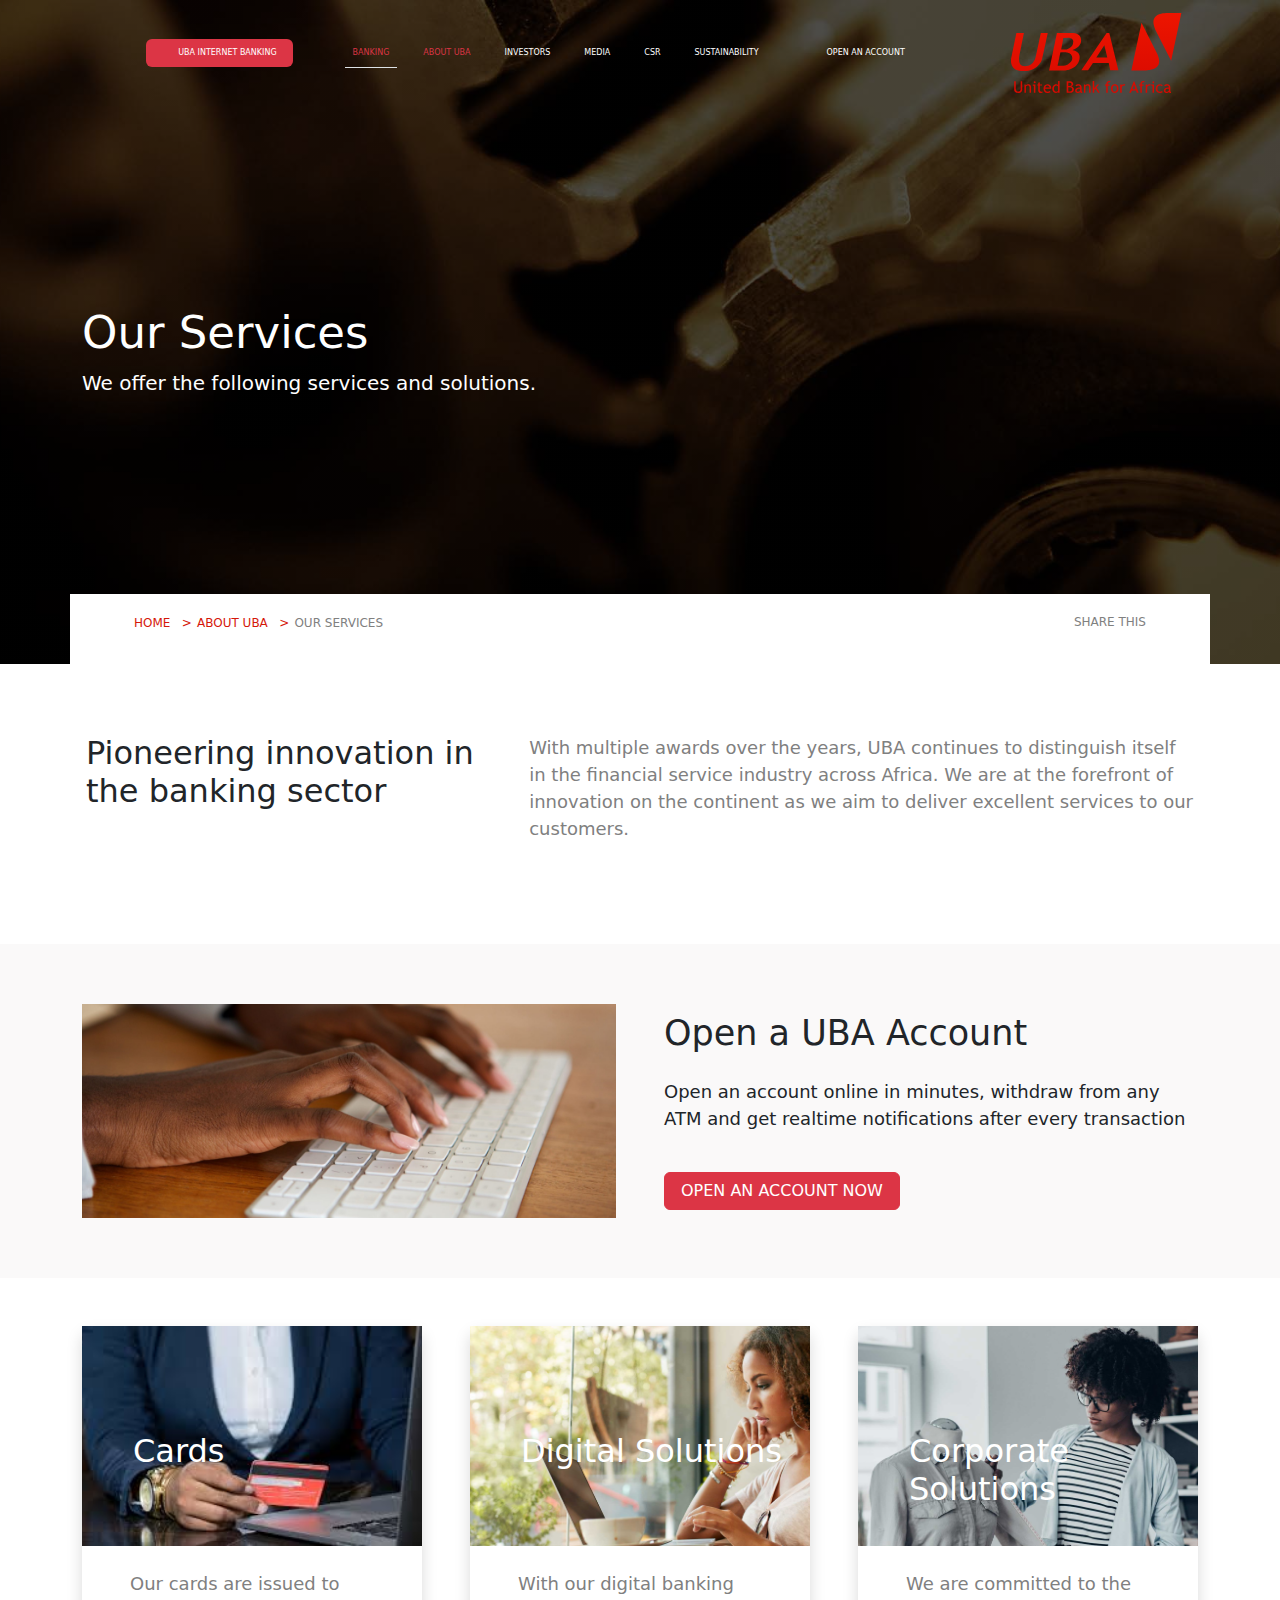
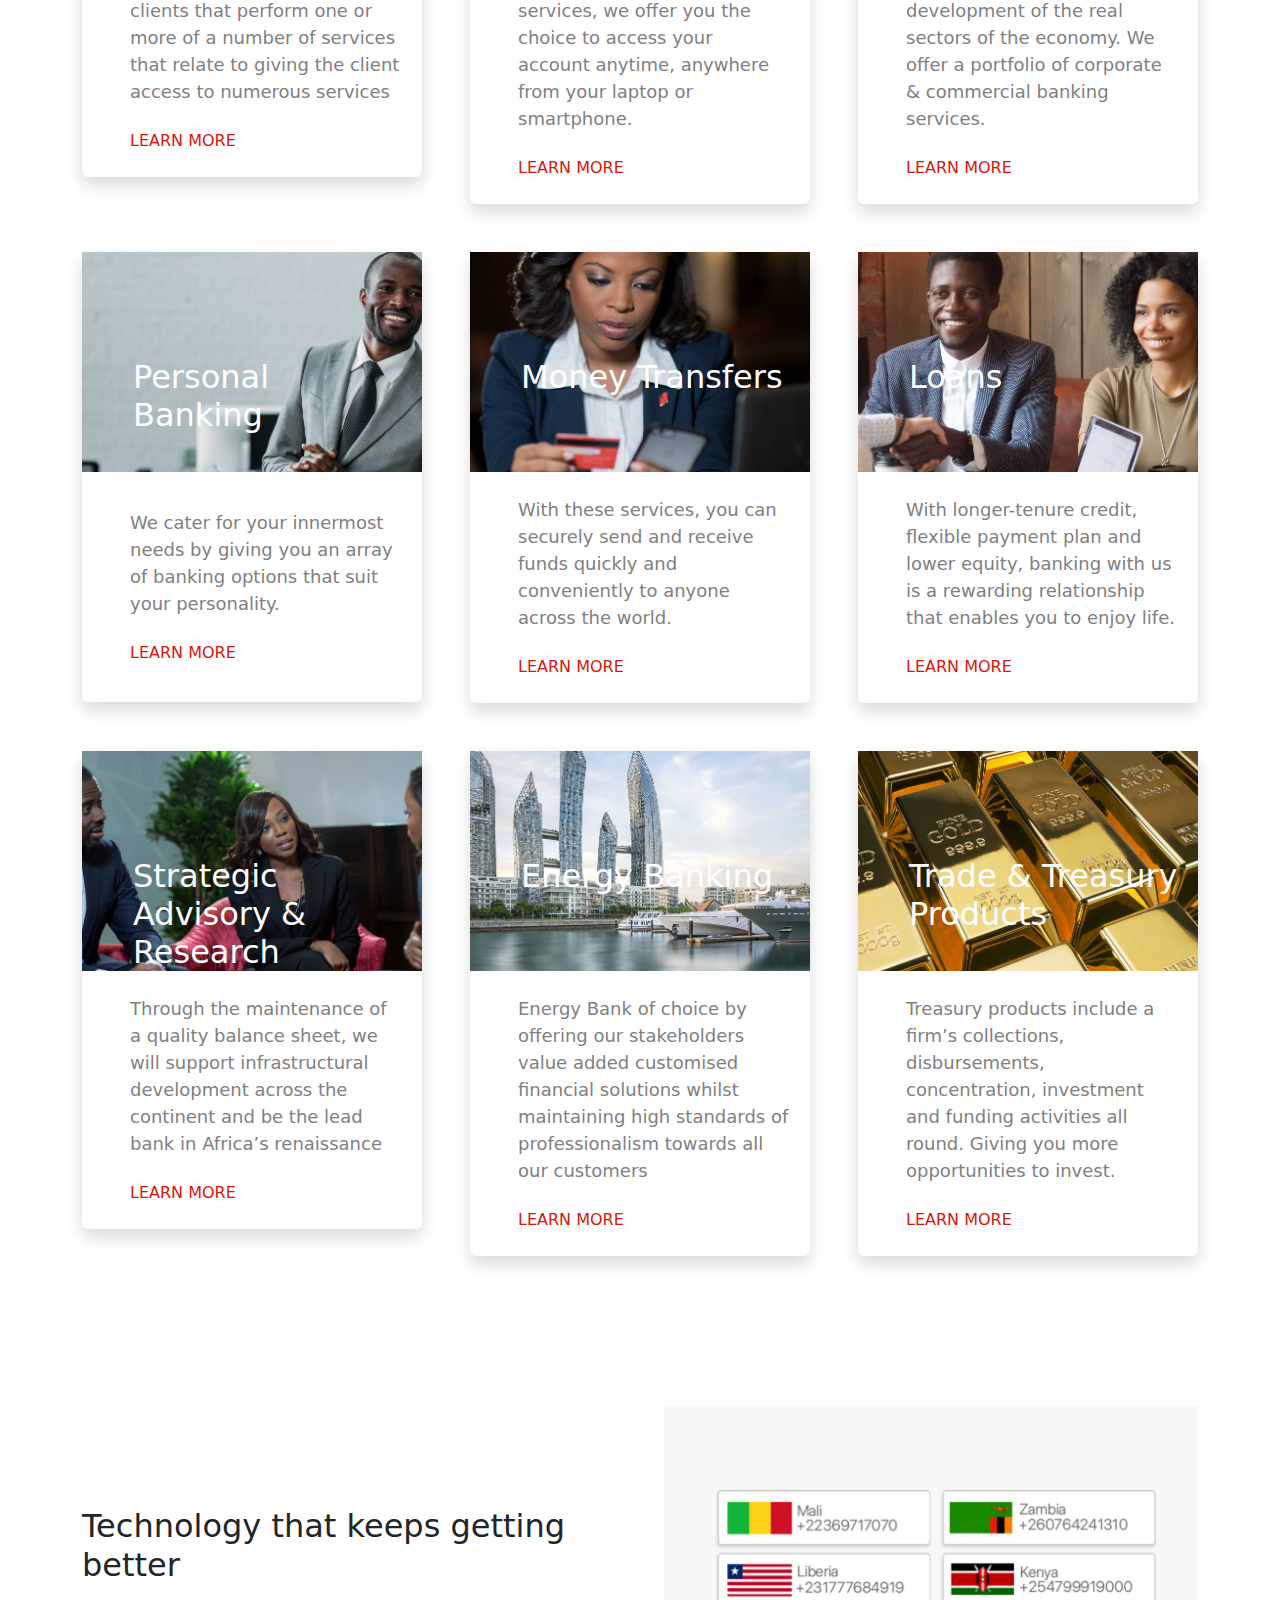
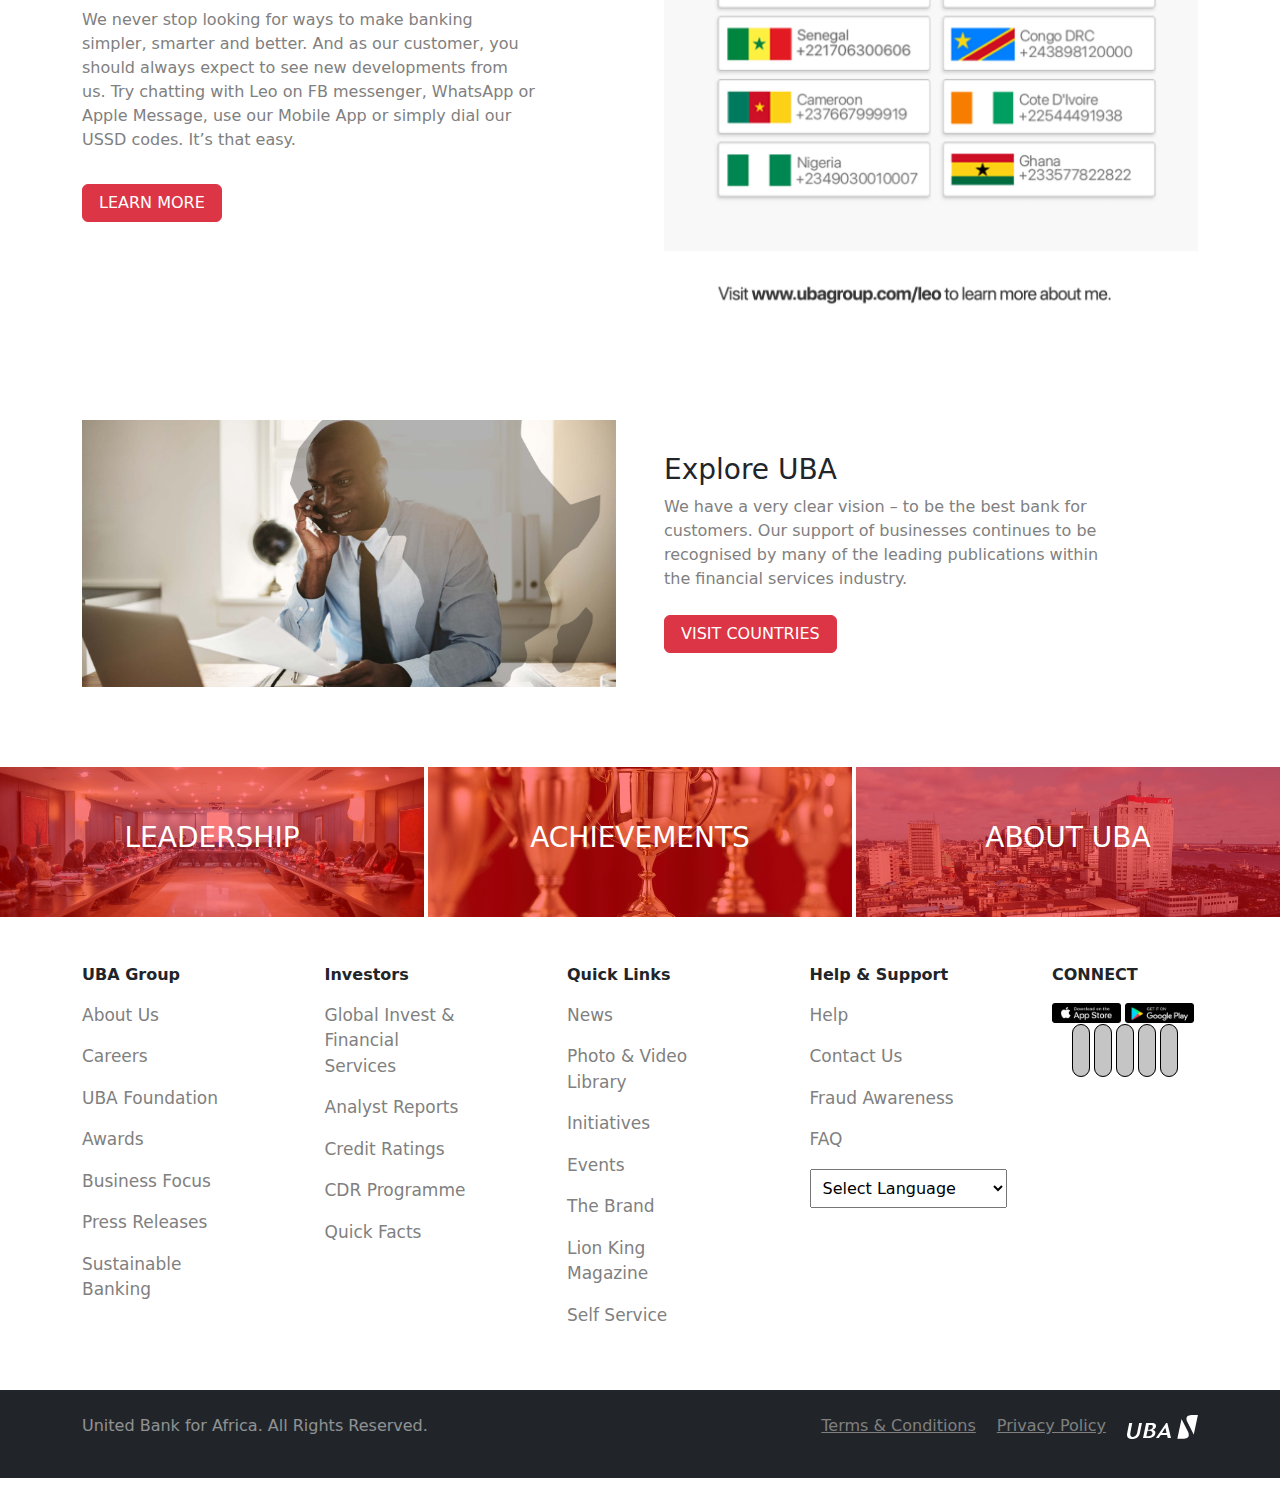
<file: index.html>
<html lang="en">

<head>
    <meta charset="UTF-8">
    <meta name="viewport" content="width=device-width, initial-scale=1.0">
    <title>UBA BANK</title>
    <!-- <script src="./splide-4.1.3/splide-4.1.3/dist/js/splide.min.js"></script> -->
    <link rel="stylesheet" href="./bootsrap/css/bootstrap.min.css">
    <script src="./bootsrap/js/bootstrap.bundle.js"></script>
    <link rel="stylesheet" href="./uba.css">
    <link rel="stylesheet" href="https://cdnjs.cloudflare.com/ajax/libs/font-awesome/6.4.2/css/all.min.css" integrity="sha512-z3gLpd7yknf1YoNbCzqRKc4qyor8gaKU1qmn+CShxbuBusANI9QpRohGBreCFkKxLhei6S9CQXFEbbKuqLg0DA==" crossorigin="anonymous" referrerpolicy="no-referrer"
    />
    <!-- <link rel="stylesheet" href="./splide-4.1.3/splide-4.1.3/dist/css/splide.min.css"> -->


</head>

<body>
    <div class="banner-overlay">
        <div id="bg-banner" class="">
            <nav class="navbar navbar-expand-lg bg-transparent ">
                <div class="container">

                    <button class="navbar-toggler" type="button" data-bs-toggle="collapse" data-bs-target="#navbarSupportedContent" aria-controls="navbarSupportedContent" aria-expanded="false" aria-label="Toggle navigation">
            <span class="navbar-toggler-icon"></span>
            
          </button>

                    <div class="collapse navbar-collapse" id="navbarSupportedContent">

                        <ul class="navbar-nav mx-auto mb-2 mb-lg-0 d-flex align-items-center " style="gap: 18px;">
                            <li class="nav-item">
                                <a class="nav-link   bg-danger text-white px-3 py-2 border-danger rounded-2 " aria-current="page" href="#"> <i class="fa-solid fa-lock p-2" style="color: #ffffff;"></i> UBA INTERNET BANKING</a>
                            </li>
                            <li class="nav-item">
                                <a class="nav-link img-hover " href="index2.html"><i class="fa-sharp fa-solid fa-house" style="color: #ffffff;"></i></a>
                            </li>
                            <li class="nav-item">
                                <a class="nav-link text-danger banking border-bottom" href="./index.html">BANKING</a>
                                <div class="container p-2 bg-white  hover-container position-absolute ">
                                    <div class="row">
                                        <div class="col-3 bank-close-text">
                                            <h6 class=" p-2 ">
                                                <a href="" class="text-decoration-none bank-close-text-link ">Personal Banking</a>
                                            </h6>
                                            <h6 class=" p-2">
                                                <a href="" class="text-decoration-none ">Corporate Banking</a>
                                            </h6>
                                            <h6 class=" p-2">
                                                <a href="" class="text-decoration-none ">Digital Banking</a>
                                            </h6>
                                            <h6 class=" p-2">
                                                <a href="" class="text-decoration-none ">Energy Banking</a>
                                            </h6>
                                            <h6 class="p-2">
                                                <a href="" class="text-decoration-none ">SME Banking</a>
                                            </h6>
                                        </div>
                                        <div class="col-9 ">
                                            <div class="row">
                                                <div class="col-6 bank-close-text-2">
                                                    <div class="bank-close-text-hide ">
                                                        <h4>Personal Banking</h4>
                                                        <p class="fs-4">Banking made easier through innovation</p>
                                                    </div>
                                                </div>
                                                <div class="col-6">
                                                    <div class="bank-close">
                                                        <img src="./images/This-Bank-Never-Close.jpg" alt="">
                                                    </div>
                                                </div>
                                            </div>


                                        </div>
                                    </div>
                                </div>
                            </li>

                            <li class="nav-item">
                                <a class="nav-link nav-hover text-danger " href="#">ABOUT UBA</a>
                                <div class="container p-2 bg-white  hover-container position-absolute ">
                                    <div class="row">
                                        <div class="col-3 bank-close-text">
                                            <h6 class=" p-2 ">
                                                <a href="" class="text-decoration-none bank-close-text-link ">About Uba</a>
                                            </h6>
                                            <h6 class=" p-2">
                                                <a href="" class="text-decoration-none ">History</a>
                                            </h6>
                                            <h6 class=" p-2">
                                                <a href="" class="text-decoration-none ">Leadership</a>
                                            </h6>
                                            <h6 class=" p-2">
                                                <a href="" class="text-decoration-none ">Business Focus</a>
                                            </h6>
                                            <h6 class="p-2">
                                                <a href="" class="text-decoration-none ">Awards & Achievements</a>
                                            </h6>
                                            <h6 class="p-2">
                                                <a href="" class="text-decoration-none ">Strength & Aliances</a>
                                            </h6>
                                            <h6 class="p-2">
                                                <a href="" class="text-decoration-none ">service Charter</a>
                                            </h6>
                                            <h6 class="p-2">
                                                <a href="" class="text-decoration-none ">Careers</a>
                                            </h6>
                                            <h6 class="p-2">
                                                <a href="" class="text-decoration-none dropdown-item">Our Services</a>
                                            </h6>
                                            <h6 class="p-2">
                                                <a href="" class="text-decoration-none ">Alumni</a>
                                            </h6>
                                        </div>
                                        <div class="col-9 ">
                                            <div class="row">
                                                <div class="col-6 bank-close-text-2">
                                                    <div class="bank-close-text-hide">
                                                        <h4>ABOUT UBA</h4>
                                                        <p class="fs-5">United Bank For Africa (UBA) PLC is a leading pan-Afican financial services institution with a global footprint.</p>
                                                    </div>
                                                </div>
                                                <div class="col-6">
                                                    <div class="bank-close">
                                                        <img src="./images/aboutuba.jpg" alt="">
                                                    </div>
                                                </div>
                                            </div>


                                        </div>
                                    </div>
                                </div>
                            </li>
                            <li class="nav-item">
                                <a class="nav-link nav-hover " href="#">INVESTORS</a>
                                <div class="container p-2 bg-white  hover-container position-absolute ">
                                    <div class="row">
                                        <div class="col-3 bank-close-text">
                                            <h6 class=" p-2 ">
                                                <a href="" class="text-decoration-none bank-close-text-link ">Investors</a>
                                            </h6>
                                            <h6 class=" p-2">
                                                <a href="" class="text-decoration-none ">Global Investor Services</a>
                                            </h6>
                                            <h6 class=" p-2">
                                                <a href="" class="text-decoration-none ">Investor Information</a>
                                            </h6>
                                            <h6 class=" p-2">
                                                <a href="" class="text-decoration-none ">Financial Results</a>
                                            </h6>
                                            <h6 class="p-2">
                                                <a href="" class="text-decoration-none ">CEO's Overview</a>
                                            </h6>
                                            <h6 class="p-2">
                                                <a href="" class="text-decoration-none ">Credit Ratings</a>
                                            </h6>
                                            <h6 class="p-2">
                                                <a href="" class="text-decoration-none ">GDR Programme</a>
                                            </h6>
                                            <h6 class="p-2">
                                                <a href="" class="text-decoration-none ">Quick Facts</a>
                                            </h6>

                                        </div>
                                        <div class="col-9 ">
                                            <div class="row">
                                                <div class="col-6 bank-close-text-2">
                                                    <div class="bank-close-text-hide">
                                                        <h4>Investors</h4>
                                                        <p class="fs-5">Our financial reports, share information, analyst reports, credit ratings, etc. are available here.</p>
                                                    </div>
                                                </div>
                                                <div class="col-6">
                                                    <div class="bank-close">
                                                        <img src="./images/investors.jpg" alt="">
                                                    </div>
                                                </div>
                                            </div>


                                        </div>
                                    </div>
                                </div>
                            </li>
                            <li class="nav-item">
                                <a class="nav-link nav-hover" href="#">MEDIA</a>
                                <div class="container p-2 bg-white  hover-container position-absolute ">
                                    <div class="row">
                                        <div class="col-3 bank-close-text">
                                            <h6 class=" p-2 ">
                                                <a href="" class="text-decoration-none bank-close-text-link ">News</a>
                                            </h6>
                                            <h6 class=" p-2">
                                                <a href="" class="text-decoration-none ">Photo & Video Library</a>
                                            </h6>
                                            <h6 class=" p-2">
                                                <a href="" class="text-decoration-none ">Blog</a>
                                            </h6>
                                            <h6 class=" p-2">
                                                <a href="" class="text-decoration-none ">Press Releases</a>
                                            </h6>
                                            <h6 class="p-2">
                                                <a href="" class="text-decoration-none ">Events</a>
                                            </h6>
                                            <h6 class="p-2">
                                                <a href="" class="text-decoration-none ">Lion King Magazine</a>
                                            </h6>


                                        </div>
                                        <div class="col-9 ">
                                            <div class="row">
                                                <div class="col-6 bank-close-text-2">
                                                    <div class="bank-close-text-hide">
                                                        <h4>MEDIA</h4>
                                                        <p class="fs-5">Find news, media mentions, and press related materials here.

                                                        </p>
                                                    </div>
                                                </div>
                                                <div class="col-6">
                                                    <div class="bank-close">
                                                        <img src="./images/media.jpg" alt="">
                                                    </div>
                                                </div>
                                            </div>


                                        </div>
                                    </div>
                            </li>
                            <li class="nav-item">
                                <a class="nav-link nav-hover" href="#">CSR</a>
                                <div class="container p-2 bg-white  hover-container position-absolute ">
                                    <div class="row">
                                        <div class="col-3 bank-close-text">
                                            <h6 class=" p-2 ">
                                                <a href="" class="text-decoration-none bank-close-text-link ">UBA Foundation</a>
                                            </h6>
                                            <h6 class=" p-2">
                                                <a href="" class="text-decoration-none ">Education</a>
                                            </h6>
                                            <h6 class=" p-2">
                                                <a href="" class="text-decoration-none ">Empowerment</a>
                                            </h6>
                                            <h6 class=" p-2">
                                                <a href="" class="text-decoration-none ">Environment</a>
                                            </h6>
                                            <h6 class="p-2">
                                                <a href="" class="text-decoration-none ">Special Projects</a>
                                            </h6>

                                        </div>
                                        <div class="col-9 ">
                                            <div class="row">
                                                <div class="col-6 bank-close-text-2">
                                                    <div class="bank-close-text-hide">
                                                        <h4>UBA Foundation</h4>
                                                        <p class="fs-5">United Bank for Africa (UBA) PLC, Africa’s global bank, is committed to being a socially responsible company and role model for all businesses in Africa.
                                                        </p>
                                                    </div>
                                                </div>
                                                <div class="col-6">
                                                    <div class="bank-close">
                                                        <img src="./images/csr.jpg" alt="">
                                                    </div>
                                                </div>
                                            </div>


                                        </div>
                                    </div>
                            </li>
                            <li class="nav-item">
                                <a class="nav-link nav-hover" href="#">SUSTAINABILITY</a>
                            </li>
                            <li class="nav-item">
                                <a class="nav-link  img-hover " href="#"><i class="fa-solid fa-earth-europe" style="color: #d9d9d9;"></i></a>
                            </li>
                            <li class="nav-item">
                                <a class="nav-link nav-hover " href="#">OPEN AN ACCOUNT</a>
                            </li>
                            <li class="nav-item">
                                <a class="nav-link " href="#"><i class="fa-solid fa-magnifying-glass" style="color: #ffffff;"></i> </a>
                            </li>


                        </ul>

                        </div>

                        <a class="navbar-brand " href="#"><img src="./images/UBA-Logo.svg" alt=""></a>

                        </div>

            </nav>

            <div class="container banner-text ">

                <h1 class="text-white mb-2 banner-text-h1 "> Our Services</h1>
                <p class="text-white "> We offer the following services and solutions.</p>
            </div>
            </div>
            </div>

            <div class="container bg-white pioneer-container position-relative p-3 w-100 ">

                <div class="row align-items-center px-lg-5">
                    <div class=" col-12 col-lg-6">
                        <div class="">
                            <a href="" style="color: #d51709;">HOME &nbsp ></a>
                            <a href="" style="color: #d51709;">ABOUT UBA &nbsp ></a>
                            <span class="pioneer-span gray">OUR SERVICES</span>
                        </div>
                    </div>
                    <div class=" col-12 col-lg-6">
                        <div class="text-end  w-100">
                            <a href="" class="gray"><i class="fa-solid fa-share-nodes" style="color: gray;"></i> &nbsp; SHARE THIS</a>
                        </div>
                    </div>
                </div>
                <div class="second-pioneer d-flex flex-wrap justify-content-between ">
                    <h2 class="pioneer-h ">Pioneering innovation in the banking sector</h2>
                    <p class="pioneer-p">With multiple awards over the years, UBA continues to distinguish itself in the financial service industry across Africa. We are at the forefront of innovation on the continent as we aim to deliver excellent services to our customers.</p>
                </div>

            </div>
            <div class="open-container mb-5">
                <div class="container  ">
                    <div class="row align-items-center g-5">
                        <div class="col-lg-6">
                            <div class="open-img">
                                <img src="./images/uba-group-open-account.jpg" alt="">
                            </div>
                        </div>
                        <div class="col-lg-6">
                            <h1 class="mb-4 open-h">Open a UBA Account</h1>
                            <p class="open-p">Open an account online in minutes, withdraw from any ATM and get realtime notifications after every transaction</p>
                            <button class="btn btn-danger px-3 mt-4 fs-6"><a href="" class="text-decoration-none text-white">OPEN AN ACCOUNT NOW</a></button>
                        </div>
                    </div>

                </div>
            </div>



            <div class="container card-container my-4">
                <div class="row g-5 ">
                    <div class="col-lg-4 col-12">
                        <div class="card border border-0 shadow ">
                            <img src="./images/images.jpg" alt="...">

                            <a href="">
                                <div class="card-img-overlay set-1">
                                    <h2 class="card-title  "> Cards</h2>
                                </div>
                            </a>
                            <div class="card-below">
                                <p class="card-paragraph ms-5 my-4">Our cards are issued to clients that perform one or more of a number of services that relate to giving the client access to numerous services</p>
                                <div class="mb-4"> <a href="" class="ms-5 text-decoration-none card-link ">LEARN MORE</a></div>

                            </div>
                        </div>
                    </div>
                    <div class="col-lg-4 col-12">
                        <div class="card border border-0 shadow ">
                            <img src="./images/UBA-Accounts.jpg" alt="...">


                            <a href="">
                                <div class="card-img-overlay set-1">
                                    <h2 class="card-title  "> Digital Solutions</h2>
                                </div>
                            </a>
                            </a>
                            <div class="card-below">
                                <p class="card-paragraph ms-5 my-4">With our digital banking services, we offer you the choice to access your account anytime, anywhere from your laptop or smartphone.</p>
                                <div class="mb-4"> <a href="" class="ms-5 text-decoration-none card-link ">LEARN MORE</a></div>

                            </div>
                        </div>
                    </div>
                    <div class="col-lg-4 col-12">
                        <div class="card border border-0 shadow ">
                            <img src="./images/UBA-Nigeria-Business.jpg" alt="...">

                            <a href="">
                                <div class="card-img-overlay set-1">
                                    <h2 class="card-title  "> Corporate Solutions</h2>
                                </div>
                            </a>
                            <div class="card-below">
                                <p class="card-paragraph ms-5 my-4">We are committed to the development of the real sectors of the economy. We offer a portfolio of corporate & commercial banking services.</p>
                                <div class="mb-4"> <a href="" class="ms-5 text-decoration-none card-link ">LEARN MORE</a></div>

                            </div>
                        </div>
                    </div>
                    <div class="col-lg-4 col-12">
                        <div class="card border border-0 shadow ">
                            <img src="./images/UBA-Personal-Banking.jpg" alt="...">

                            <a href="">
                                <div class="card-img-overlay set-1">
                                    <h2 class="card-title  "> Personal Banking</h2>
                                </div>
                            </a>
                            <div class="card-belows">
                                <p class="card-paragraph ms-5 my-4">We cater for your innermost needs by giving you an array of banking options that suit your personality.</p>
                                <div class="mb-4"> <a href="" class="ms-5 text-decoration-none card-link ">LEARN MORE</a></div>

                            </div>
                        </div>
                    </div>
                    <div class="col-lg-4 col-12">
                        <div class="card border border-0 shadow ">
                            <img src="./images/UBA-Money-Transfer.jpg" alt="...">

                            <a href="">
                                <div class="card-img-overlay set-1">
                                    <h2 class="card-title  "> Money Transfers</h2>
                                </div>
                            </a>
                            <div class="card-below">
                                <p class="card-paragraph ms-5 my-4">With these services, you can securely send and receive funds quickly and conveniently to anyone across the world.</p>
                                <div class="mb-4"> <a href="" class="ms-5 text-decoration-none card-link ">LEARN MORE</a></div>

                            </div>
                        </div>
                    </div>
                    <div class="col-lg-4 col-12">
                        <div class="card border border-0 shadow ">
                            <img src="./images/UBA-Loans-Payments.jpg" alt="...">

                            <a href="">
                                <div class="card-img-overlay set-1">
                                    <h2 class="card-title  "> Loans</h2>
                                </div>
                            </a>
                            <div class="card-below">
                                <p class="card-paragraph ms-5 my-4">With longer-tenure credit, flexible payment plan and lower equity, banking with us is a rewarding relationship that enables you to enjoy life.</p>
                                <div class="mb-4"> <a href="" class="ms-5 text-decoration-none card-link ">LEARN MORE</a></div>

                            </div>
                        </div>
                    </div>
                    <div class="col-lg-4 col-12">
                        <div class="card border border-0 shadow ">
                            <img src="./images/UBA-Current-Account.jpg" alt="...">

                            <a href="">
                                <div class="card-img-overlay set-2">
                                    <h2 class="card-title  "> Strategic Advisory & Research</h2>
                                </div>
                            </a>
                            <div class="card-below">
                                <p class="card-paragraph ms-5 my-4">Through the maintenance of a quality balance sheet, we will support infrastructural development across the continent and be the lead bank in Africa’s renaissance</p>
                                <div class="mb-4"> <a href="" class="ms-5 text-decoration-none card-link ">LEARN MORE</a></div>

                            </div>
                        </div>
                    </div>
                    <div class="col-lg-4 col-12">
                        <div class="card border border-0 shadow ">
                            <img src="./images/UBA-Energy-Banking.jpg" alt="...">

                            <a href="">
                                <div class="card-img-overlay set-2">
                                    <h2 class="card-title  "> Energy Banking</h2>
                                </div>
                            </a>
                            <div class="card-below">
                                <p class="card-paragraph ms-5 my-4">Energy Bank of choice by offering our stakeholders value added customised financial solutions whilst maintaining high standards of professionalism towards all our customers</p>
                                <div class="mb-4"> <a href="" class="ms-5 text-decoration-none card-link ">LEARN MORE</a></div>

                            </div>
                        </div>
                    </div>
                    <div class="col-lg-4 col-12">
                        <div class="card border border-0 shadow ">
                            <img src="./images/UBA-Treasury-Products.jpg" alt="...">

                            <a href="">
                                <div class="card-img-overlay set-2">
                                    <h2 class="card-title  "> Trade & Treasury Products</h2>
                                </div>
                            </a>
                            <div class="card-below">
                                <p class="card-paragraph ms-5 my-4">Treasury products include a firm’s collections, disbursements, concentration, investment and funding activities all round. Giving you more opportunities to invest.</p>
                                <div class="mb-4"> <a href="" class="ms-5 text-decoration-none card-link ">LEARN MORE</a></div>

                            </div>
                        </div>
                    </div>
                </div>
            </div>



            <div class="container splider">
                <div class="row align-items-center g-5">
                    <div class="col-lg-6">
                        <div>
                            <h2 class="splider-h mb-4">Technology that keeps getting better</h2>
                            <p class="splider-p">We never stop looking for ways to make banking simpler, smarter and better. And as our customer, you should always expect to see new developments from us. Try chatting with Leo on FB messenger, WhatsApp or Apple Message, use
                                our Mobile App or simply dial our USSD codes. It’s that easy.
                            </p>
                            <button class="btn btn-danger px-3 my-3 fs-6"><a href="" class="text-decoration-none text-white">LEARN MORE</a></button>
                        </div>
                    </div>
                    <div class="col-lg-6">
                        <div id="carouselExampleInterval" class="carousel slide" data-bs-ride="carousel">
                            <div class="carousel-inner">
                                <div class="carousel-item active" data-bs-interval="4000">
                                    <img src="./images/uba-leo-2-1.png" class="d-block w-100" alt="...">
                                </div>
                                <div class="carousel-item" data-bs-interval="4000">
                                    <img src="./images/uba-leo-3.png" class="d-block w-100" alt="...">
                                </div>
                                <div class="carousel-item" data-bs-interval="4000">
                                    <img src="./images/uba-leo-1-1.png" class="d-block w-100" alt="...">
                                </div>

                            </div>
                            <div class="carousel-indicators">
                                <button type="button" data-bs-target="#carouselExampleInterval" data-bs-slide-to="0" class="active" aria-current="true" aria-label="Slide 1"></button>
                                <button type="button" data-bs-target="#carouselExampleInterval" data-bs-slide-to="1" aria-label="Slide 2"></button>
                                <button type="button" data-bs-target="#carouselExampleInterval" data-bs-slide-to="2" aria-label="Slide 3"></button>

                            </div>
                        </div>

                    </div>

                </div>
            </div>

            <div class="explore-container ">
                <div class="container  ">
                    <div class="row align-items-center g-5">
                        <div class="col-lg-6">
                            <div class="explore-img">
                                <img src="./images/Africas-Global-Bank.jpg" alt="">
                            </div>
                        </div>
                        <div class="col-lg-6">
                            <h3 class="mb-2 explore-h">Explore UBA</h3>
                            <p class="explore-p">We have a very clear vision – to be the best bank for customers. Our support of businesses continues to be recognised by many of the leading publications within the financial services industry.</p>
                            <button class="btn btn-danger px-3 mt-2 fs-6"><a href="" class="text-decoration-none text-white">VISIT COUNTRIES</a></button>
                        </div>
                    </div>

                </div>
            </div>

            <div class=" uba-achievment my-3">
                <div class="row g-1">
                    <div class="col-lg-4 col-12">
                        <div class="leadership-img bg-red-achieve-section d-flex justify-content-center align-items-center flex-column">
                            <h3>
                                <a href="#" class="text-decoration-none text-white">LEADERSHIP</a>
                            </h3>
                            <p>
                                <a href="#" class="fs-5 text-decoration-none text-white border-top">Discover More</a>
                            </p>
                        </div>
                    </div>
                    <div class="col-lg-4 col-12">
                        <div class="achievement-img bg-red-achieve-section d-flex justify-content-center align-items-center flex-column">
                            <h3>
                                <a href="#" class="text-decoration-none text-white">ACHIEVEMENTS</a>
                            </h3>
                            <p>
                                <a href="#" class="fs-5 text-decoration-none text-white border-top">Discover More</a>
                            </p>
                        </div>
                    </div>
                    <div class="col-lg-4 col-12">
                        <div class="about-uba-img bg-red-achieve-section d-flex justify-content-center align-items-center flex-column">
                            <h3>
                                <a href="#" class="text-decoration-none text-white">ABOUT UBA</a>
                            </h3>
                            <p>
                                <a href="#" class="fs-5 text-decoration-none text-white border-top">Discover More</a>
                            </p>
                        </div>
                    </div>
                </div>
            </div>


            <div class="container">
                <div class="row g-5 help-menu justify-content-between ">
                    <div class="col-lg-2 col-6">
                        <p class="fw-bolder ">UBA Group</p>
                        <p> <a href="">About Us</a></p>
                        <p> <a href="">Careers</a></p>
                        <p> <a href="">UBA Foundation</a></p>
                        <p> <a href="">Awards</a></p>
                        <p> <a href="">Business Focus</a></p>
                        <p> <a href="">Press Releases</a></p>
                        <p> <a href="">Sustainable Banking</a></p>
                    </div>
                    <div class="col-lg-2 col-6">
                        <p class="fw-bolder ">Investors</p>
                        <p> <a href="">Global Invest & <br>Financial Services</a></p>
                        <p> <a href="">Analyst Reports</a></p>
                        <p> <a href="">Credit Ratings</a></p>
                        <p> <a href="">CDR Programme</a></p>
                        <p> <a href="">Quick Facts</a></p>
                    </div>
                    <div class="col-lg-2 col-6">
                        <p class="fw-bolder ">Quick Links</p>
                        <p> <a href="">News</a></p>
                        <p> <a href="">Photo & Video Library</a></p>
                        <p> <a href="">Initiatives</a></p>
                        <p> <a href="">Events</a></p>
                        <p> <a href="">The Brand</a></p>
                        <p> <a href="">Lion King Magazine</a></p>
                        <p> <a href="">Self Service</a></p>
                    </div>
                    <div class="col-lg-2 col-6">
                        <p class="fw-bolder ">Help & Support</p>
                        <p> <a href="">Help</a></p>
                        <p> <a href="">Contact Us</a></p>
                        <p> <a href="">Fraud Awareness</a></p>
                        <p> <a href="">FAQ</a></p>

                        <select class="p-lg-2 p-md-2 p-0">
                    <option value=""><li><a class="dropdown-item1" href="#">Select Language</a></li></option>
                    <option value=""><li><a class="dropdown-item" href="#">Chinese (simplified)</a></li></option>
                    <option value=""><li><a class="dropdown-item" href="#">English</a></li></option>
                    <option value=""><li><a class="dropdown-item" href="#">French</a></li></option>
                    <option value=""><li><a class="dropdown-item" href="#">Spanish</a></li></option>
                    
                    <option value=""><li><a class="dropdown-item" href="#">Swahili</a></li></option>
                </select>

                    </div>
                    <div class="col-lg-2 col-6 connect-col ">
                        <p class="fw-bolder ">CONNECT</p>
                        <div class="row g-1 connect-row w-100 ">
                            <div class="col-6 connect-img "><img src="./images/appStoreBlack.7e1b6fd2.png " alt=" "></div>
                            <div class="col-6 connect-img "><img src="./images/googlePlayBlack.d41454d7.png " alt=" "></div>
                        </div>
                        <div class="d-flex justify-content-center align-items-center gap-1 my-3 connect-icons">
                            <p> <i class="fa-brands fa-facebook-f fa-lg border border-black rounded-5 py-3 px-2 " style="color: #a1a3a5;"></i></p>
                            <p> <i class="fa-brands fa-x-twitter fa-lg border border-black rounded-5 py-3 px-2 " style="color: #a1a3a5;"></i></p>
                            <p> <i class="fa-brands fa-instagram fa-lg border border-black rounded-5 py-3 px-2 " style="color: #a1a3a5;"></i></p>
                            <p> <i class="fa-brands fa-youtube fa-lg border border-black rounded-5 py-3 px-2 " style="color: #a1a3a5;"></i></p>
                            <p> <i class="fa-brands fa-linkedin-in fa-lg border border-black rounded-5 py-3 px-2 " style="color: #a1a3a5;"></i></p>
                        </div>
                    </div>
                </div>
            </div>


            <div class="bg-dark py-4 my-3">
                <div class="container last-sec">
                    <div class="row justify-content-center last-row">
                        <div class="col-lg-6 col-12">
                            <p class="text-white-50 last-sec-p">United Bank for Africa. All Rights Reserved.</p>

                        </div>
                        <div class="col-lg-6 col-12 text-lg-end align-items-center ">
                            <a href="" class=" last-sec-link  ">Terms & Conditions</a>
                            <a href="" class="ms-3  last-sec-link ">Privacy Policy</a>
                            <img src="./images/UBA-Logo-white-footer.svg " class="ms-3 " alt=" ">
                        </div>
                    </div>
                </div>
            </div>
</body>

</html>
</file>
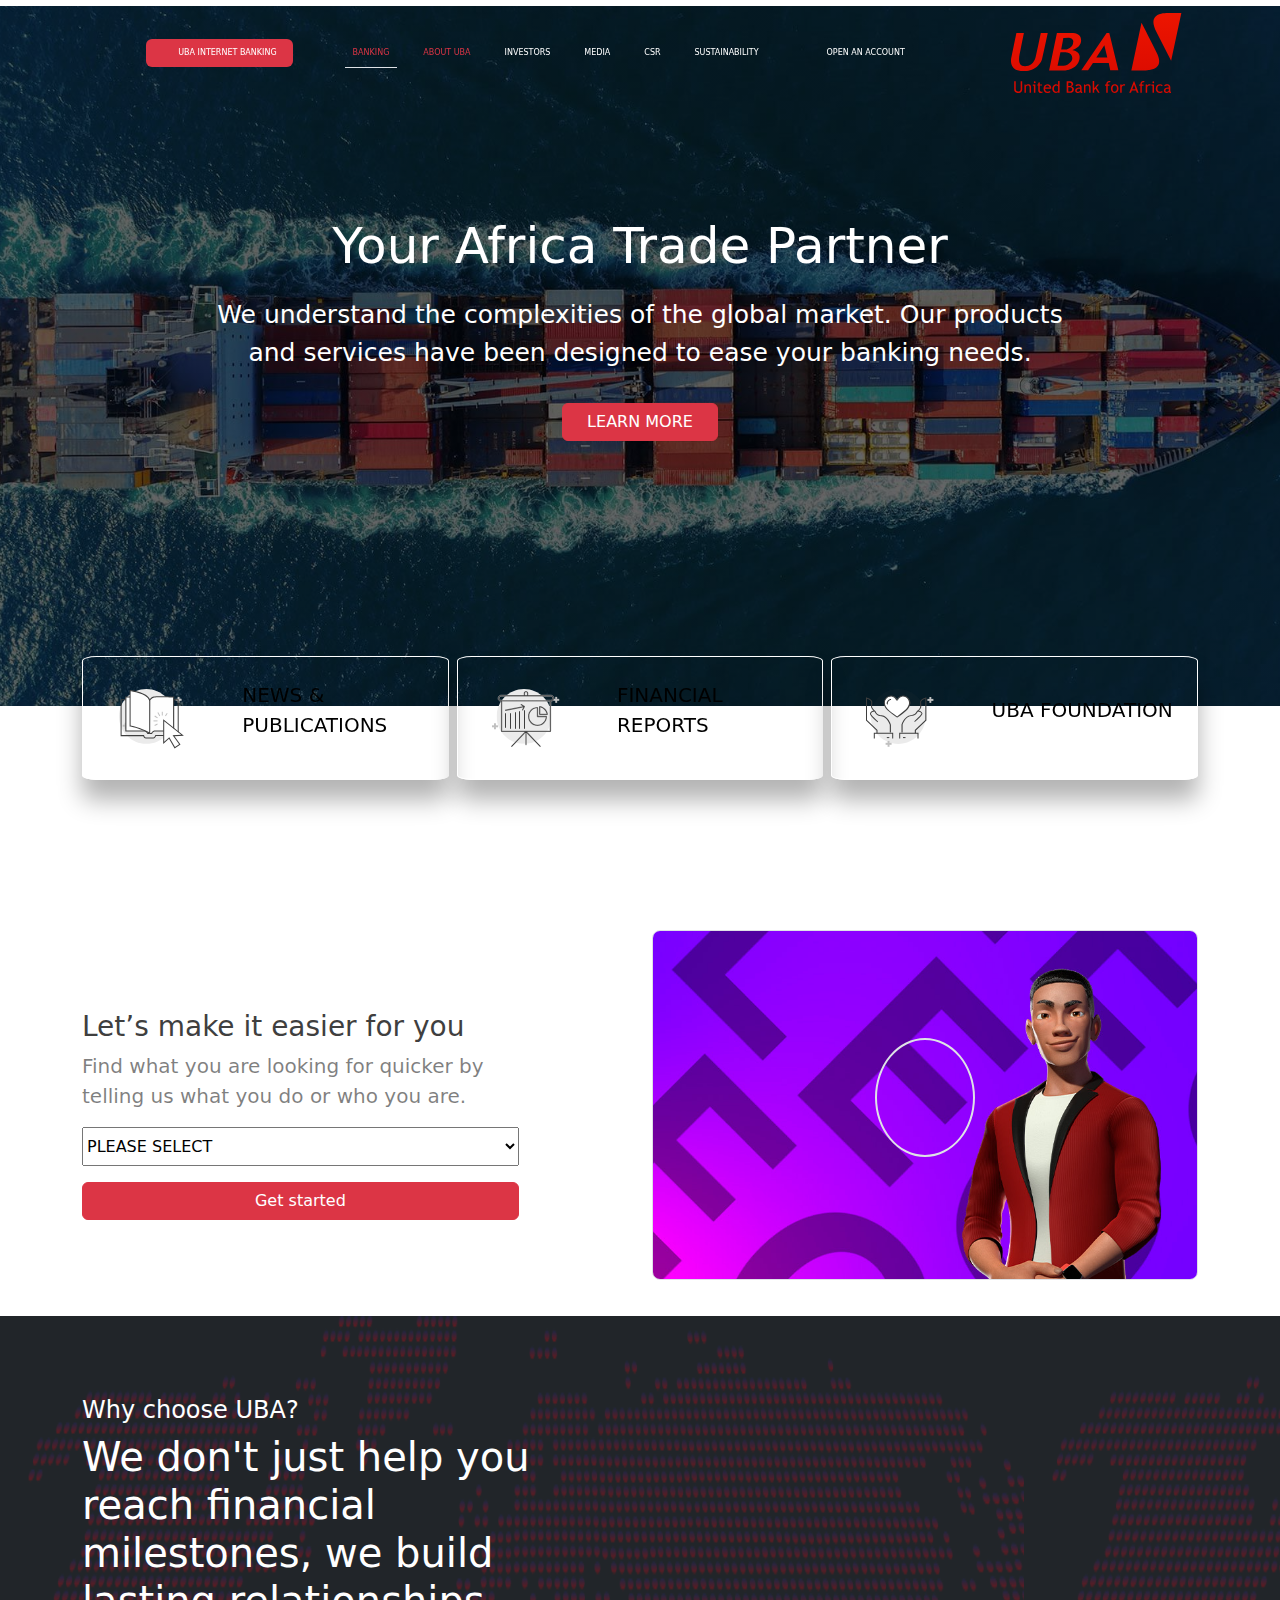
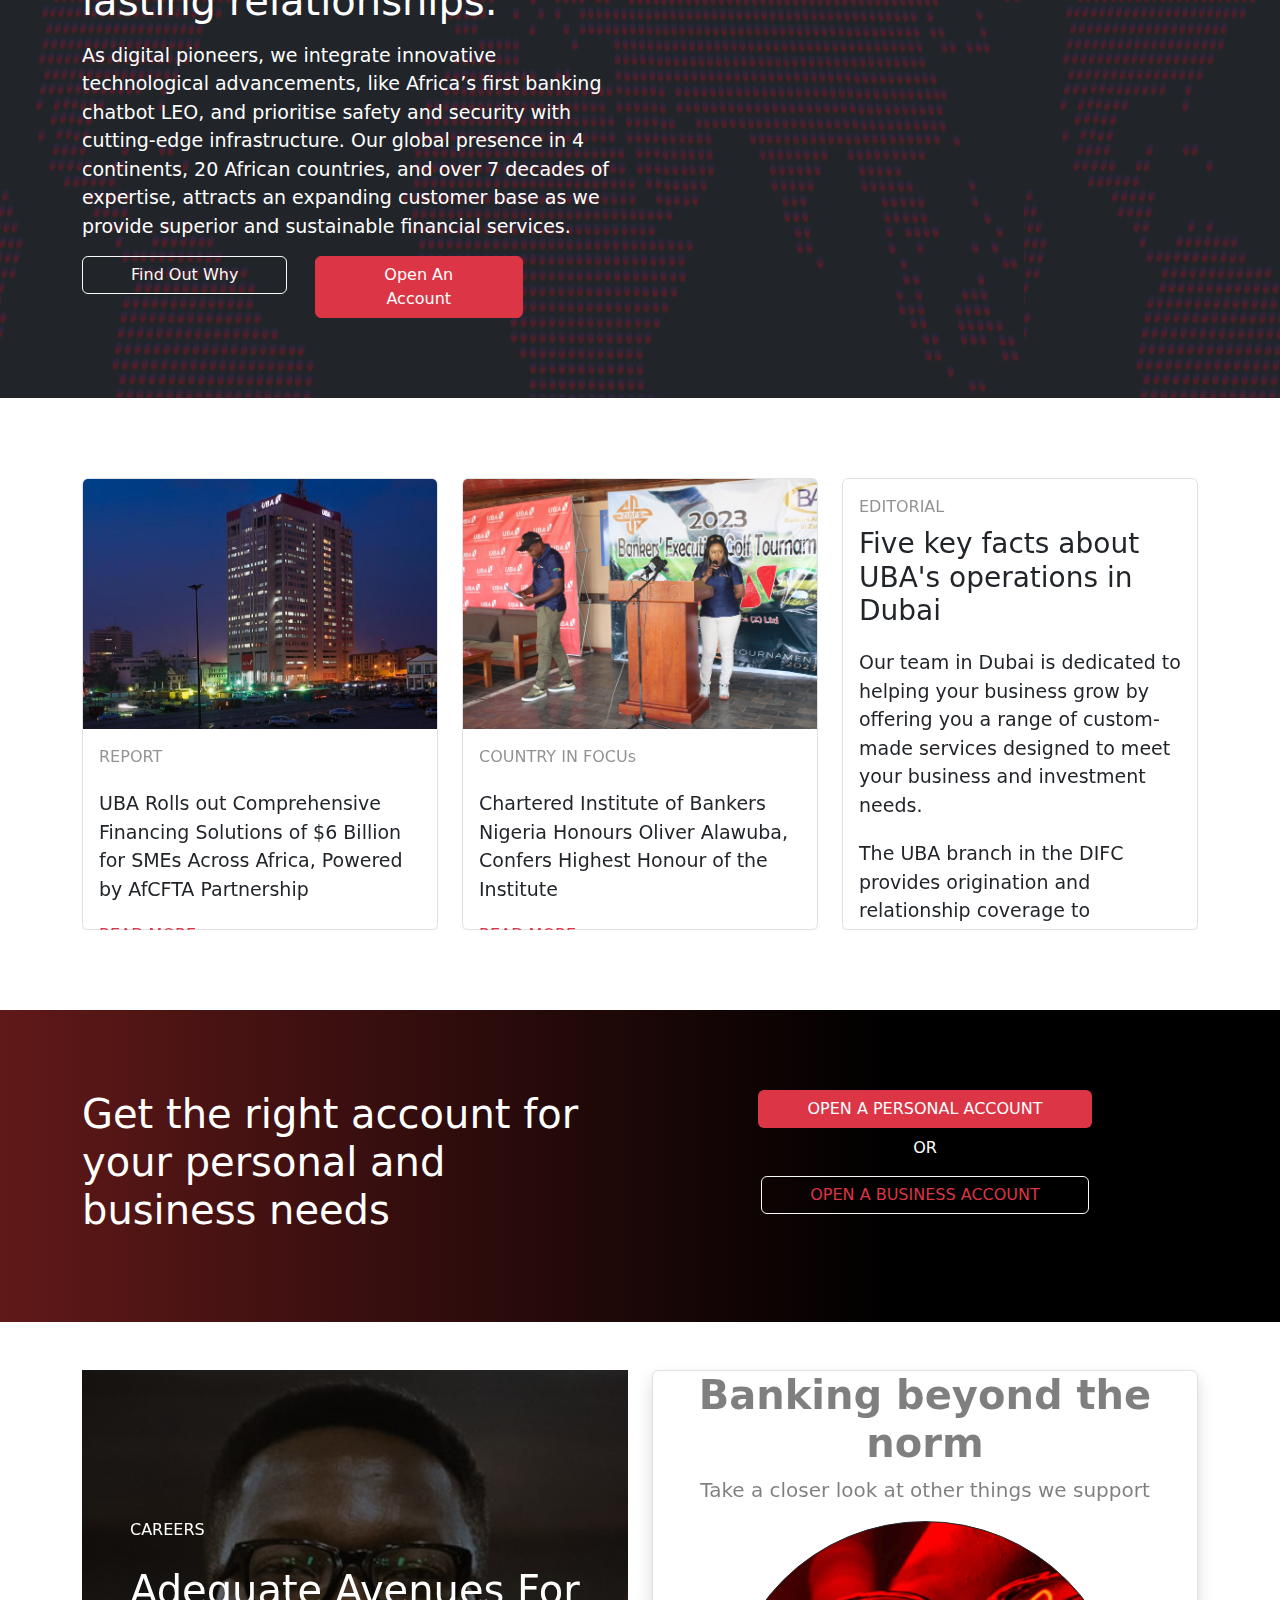
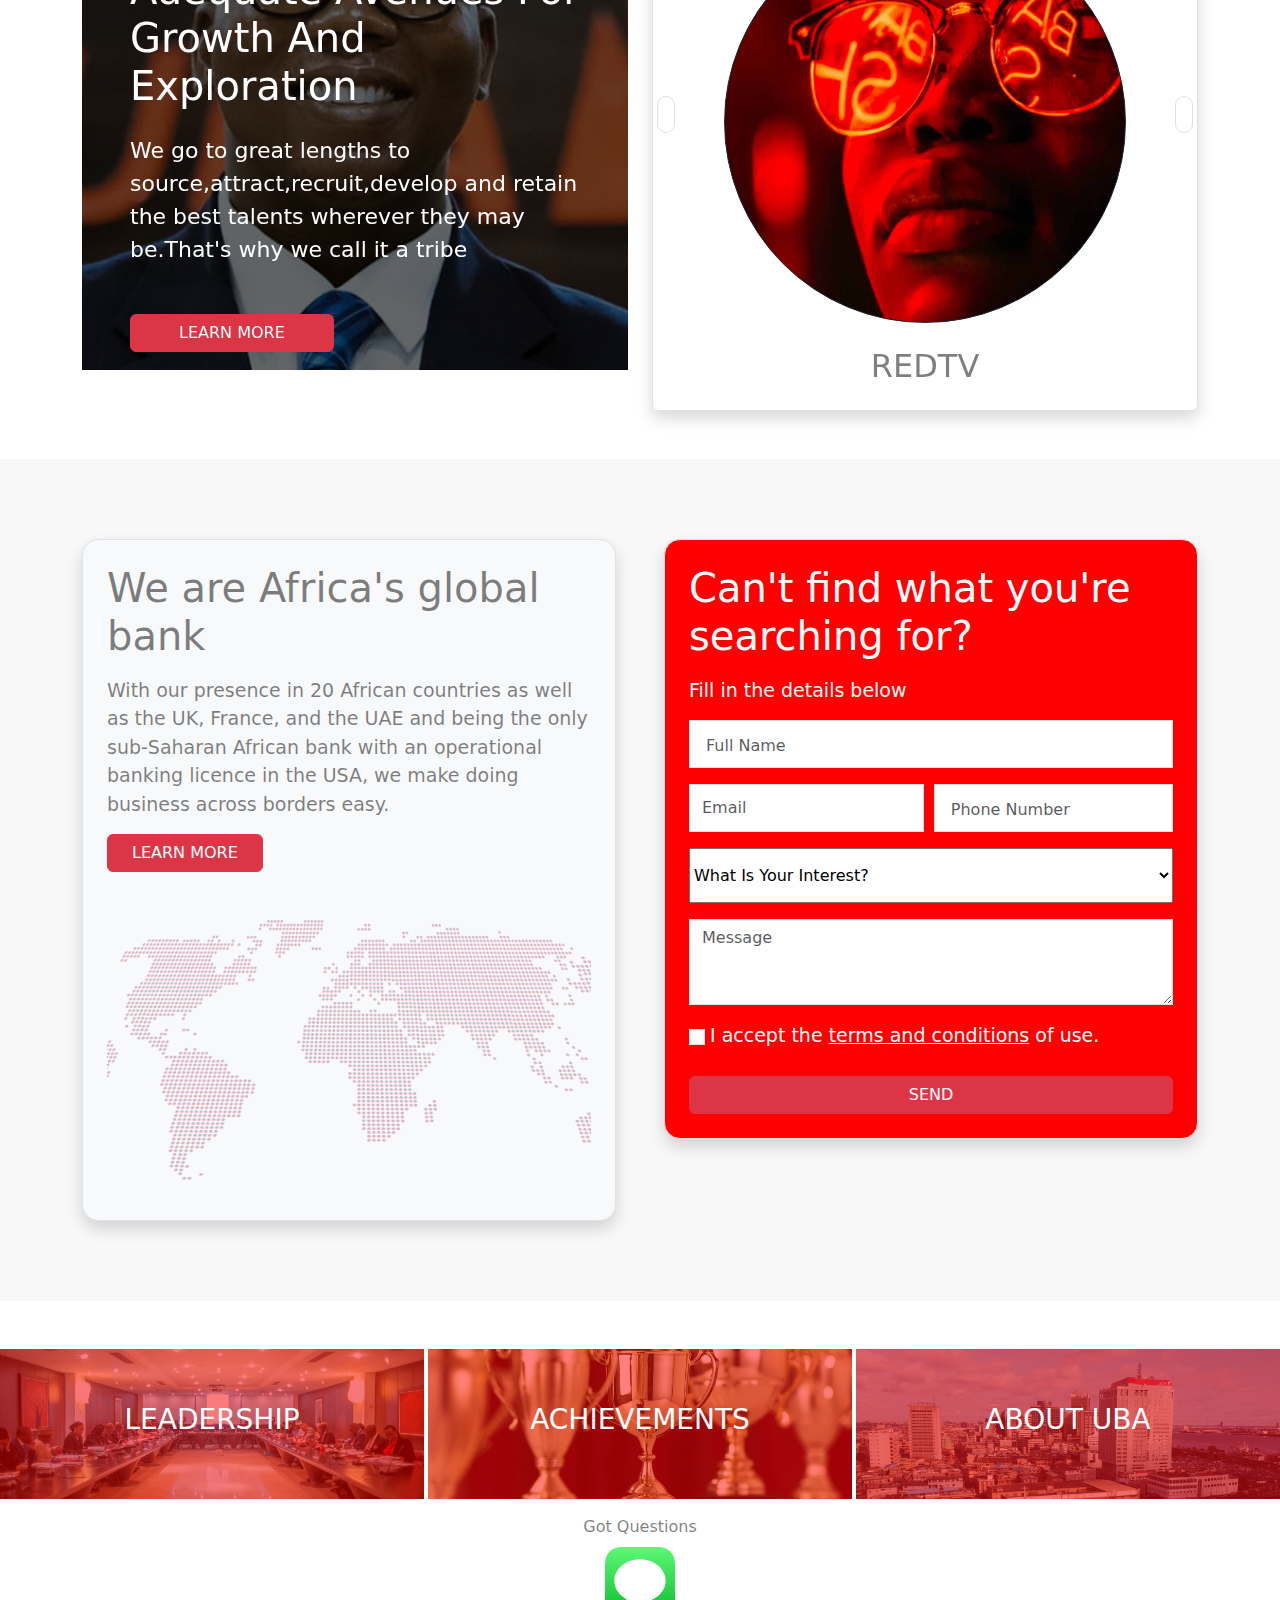
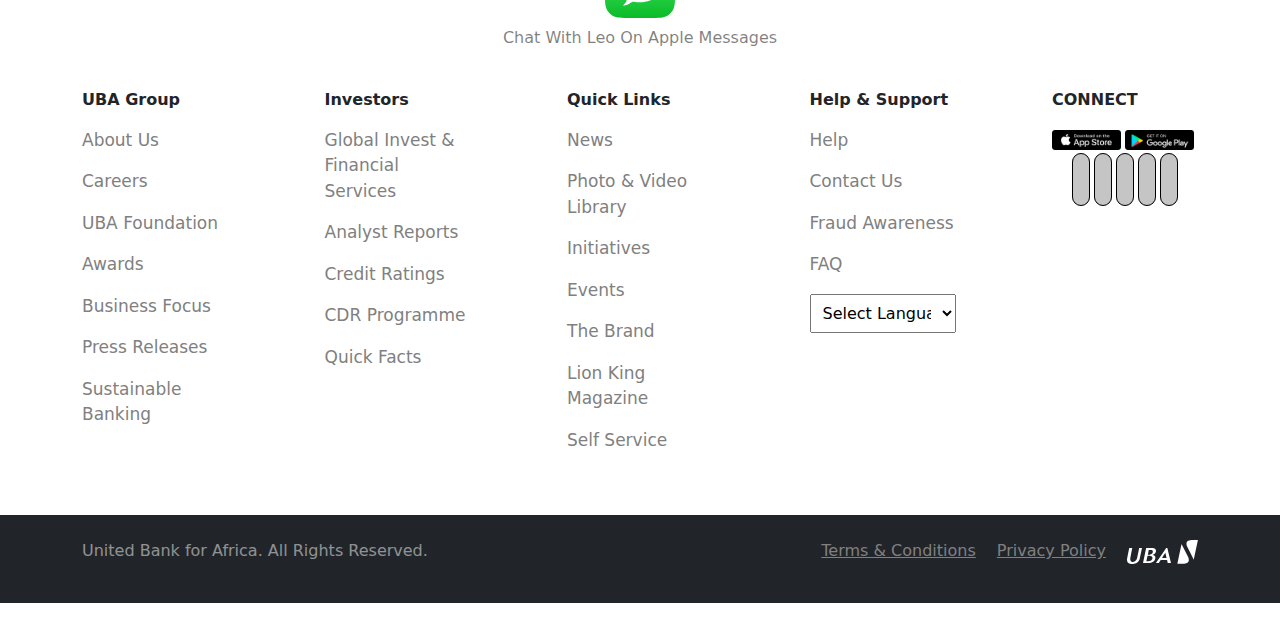
<file: index2.html>
<!DOCTYPE html>
<html lang="en">

<head>
    <meta charset="UTF-8">
    <meta name="viewport" content="width=device-width, initial-scale=1.0">
    <title>Homepage</title>
    <link rel="stylesheet" href="./bootsrap/css/bootstrap.min.css">
    <script src="./bootsrap/js/bootstrap.bundle.js"></script>
    <link rel="stylesheet" href="./index2.css">
    <link rel="stylesheet" href="https://cdnjs.cloudflare.com/ajax/libs/font-awesome/6.4.2/css/all.min.css" integrity="sha512-z3gLpd7yknf1YoNbCzqRKc4qyor8gaKU1qmn+CShxbuBusANI9QpRohGBreCFkKxLhei6S9CQXFEbbKuqLg0DA==" crossorigin="anonymous" referrerpolicy="no-referrer"
    />
</head>

<body>

    <div class="banner-overlay">



        <nav class="navbar navbar-expand-lg bg-transparent z-1">
            <div class="container">

                <button class="navbar-toggler collapsed" type="button" data-bs-toggle="collapse" data-bs-target="#navbarSupportedContent" aria-controls="navbarSupportedContent" aria-expanded="false" aria-label="Toggle navigation">
                    <span class="navbar-toggler-icon"></span>
                  </button>



                <div class=" navbar-collapse collapse" id="navbarSupportedContent">

                    <ul class="navbar-nav mx-auto mb-2 mb-lg-0 d-flex align-items-center " style="gap: 18px;">
                        <li class="nav-item">
                            <a class="nav-link   bg-danger text-white px-3 py-2 border-danger rounded-2 " aria-current="page" href="#"> <i class="fa-solid fa-lock p-2" style="color: #ffffff;"></i> UBA INTERNET BANKING</a>
                        </li>
                        <li class="nav-item">
                            <a class="nav-link img-hover " href=""><i class="fa-sharp fa-solid fa-house" style="color: #ffffff;"></i></a>
                        </li>
                        <li class="nav-item">
                            <a class="nav-link text-danger banking border-bottom" href="./index.html">BANKING</a>
                            <div class="container p-2 bg-white  hover-container position-absolute ">
                                <div class="row">
                                    <div class="col-3 bank-close-text">
                                        <h6 class=" p-2 ">
                                            <a href="" class="text-decoration-none bank-close-text-link ">Personal Banking</a>
                                        </h6>
                                        <h6 class=" p-2">
                                            <a href="" class="text-decoration-none ">Corporate Banking</a>
                                        </h6>
                                        <h6 class=" p-2">
                                            <a href="" class="text-decoration-none ">Digital Banking</a>
                                        </h6>
                                        <h6 class=" p-2">
                                            <a href="" class="text-decoration-none ">Energy Banking</a>
                                        </h6>
                                        <h6 class="p-2">
                                            <a href="" class="text-decoration-none ">SME Banking</a>
                                        </h6>
                                    </div>
                                    <div class="col-9 ">
                                        <div class="row">
                                            <div class="col-6 bank-close-text-2">
                                                <div class="bank-close-text-hide ">
                                                    <h4>Personal Banking</h4>
                                                    <p class="fs-4">Banking made easier through innovation</p>
                                                </div>
                                            </div>
                                            <div class="col-6">
                                                <div class="bank-close">
                                                    <img src="./images/This-Bank-Never-Close.jpg" alt="">
                                                </div>
                                            </div>
                                        </div>


                                    </div>
                                </div>
                            </div>
                        </li>

                        <li class="nav-item">
                            <a class="nav-link nav-hover text-danger " href="#">ABOUT UBA</a>
                            <div class="container p-2 bg-white  hover-container position-absolute ">
                                <div class="row">
                                    <div class="col-3 bank-close-text">
                                        <h6 class=" p-2 ">
                                            <a href="" class="text-decoration-none bank-close-text-link ">About Uba</a>
                                        </h6>
                                        <h6 class=" p-2">
                                            <a href="" class="text-decoration-none ">History</a>
                                        </h6>
                                        <h6 class=" p-2">
                                            <a href="" class="text-decoration-none ">Leadership</a>
                                        </h6>
                                        <h6 class=" p-2">
                                            <a href="" class="text-decoration-none ">Business Focus</a>
                                        </h6>
                                        <h6 class="p-2">
                                            <a href="" class="text-decoration-none ">Awards & Achievements</a>
                                        </h6>
                                        <h6 class="p-2">
                                            <a href="" class="text-decoration-none ">Strength & Aliances</a>
                                        </h6>
                                        <h6 class="p-2">
                                            <a href="" class="text-decoration-none ">service Charter</a>
                                        </h6>
                                        <h6 class="p-2">
                                            <a href="" class="text-decoration-none ">Careers</a>
                                        </h6>
                                        <h6 class="p-2">
                                            <a href="" class="text-decoration-none dropdown-item">Our Services</a>
                                        </h6>
                                        <h6 class="p-2">
                                            <a href="" class="text-decoration-none ">Alumni</a>
                                        </h6>
                                    </div>
                                    <div class="col-9 ">
                                        <div class="row">
                                            <div class="col-6 bank-close-text-2">
                                                <div class="bank-close-text-hide">
                                                    <h4>ABOUT UBA</h4>
                                                    <p class="fs-5">United Bank For Africa (UBA) PLC is a leading pan-Afican financial services institution with a global footprint.</p>
                                                </div>
                                            </div>
                                            <div class="col-6">
                                                <div class="bank-close">
                                                    <img src="./images/aboutuba.jpg" alt="">
                                                </div>
                                            </div>
                                        </div>


                                    </div>
                                </div>
                            </div>
                        </li>
                        <li class="nav-item">
                            <a class="nav-link nav-hover " href="#">INVESTORS</a>
                            <div class="container p-2 bg-white  hover-container position-absolute ">
                                <div class="row">
                                    <div class="col-3 bank-close-text">
                                        <h6 class=" p-2 ">
                                            <a href="" class="text-decoration-none bank-close-text-link ">Investors</a>
                                        </h6>
                                        <h6 class=" p-2">
                                            <a href="" class="text-decoration-none ">Global Investor Services</a>
                                        </h6>
                                        <h6 class=" p-2">
                                            <a href="" class="text-decoration-none ">Investor Information</a>
                                        </h6>
                                        <h6 class=" p-2">
                                            <a href="" class="text-decoration-none ">Financial Results</a>
                                        </h6>
                                        <h6 class="p-2">
                                            <a href="" class="text-decoration-none ">CEO's Overview</a>
                                        </h6>
                                        <h6 class="p-2">
                                            <a href="" class="text-decoration-none ">Credit Ratings</a>
                                        </h6>
                                        <h6 class="p-2">
                                            <a href="" class="text-decoration-none ">GDR Programme</a>
                                        </h6>
                                        <h6 class="p-2">
                                            <a href="" class="text-decoration-none ">Quick Facts</a>
                                        </h6>

                                    </div>
                                    <div class="col-9 ">
                                        <div class="row">
                                            <div class="col-6 bank-close-text-2">
                                                <div class="bank-close-text-hide">
                                                    <h4>Investors</h4>
                                                    <p class="fs-5">Our financial reports, share information, analyst reports, credit ratings, etc. are available here.</p>
                                                </div>
                                            </div>
                                            <div class="col-6">
                                                <div class="bank-close">
                                                    <img src="./images/investors.jpg" alt="">
                                                </div>
                                            </div>
                                        </div>


                                    </div>
                                </div>
                            </div>
                        </li>
                        <li class="nav-item">
                            <a class="nav-link nav-hover" href="#">MEDIA</a>
                            <div class="container p-2 bg-white  hover-container position-absolute ">
                                <div class="row">
                                    <div class="col-3 bank-close-text">
                                        <h6 class=" p-2 ">
                                            <a href="" class="text-decoration-none bank-close-text-link ">News</a>
                                        </h6>
                                        <h6 class=" p-2">
                                            <a href="" class="text-decoration-none ">Photo & Video Library</a>
                                        </h6>
                                        <h6 class=" p-2">
                                            <a href="" class="text-decoration-none ">Blog</a>
                                        </h6>
                                        <h6 class=" p-2">
                                            <a href="" class="text-decoration-none ">Press Releases</a>
                                        </h6>
                                        <h6 class="p-2">
                                            <a href="" class="text-decoration-none ">Events</a>
                                        </h6>
                                        <h6 class="p-2">
                                            <a href="" class="text-decoration-none ">Lion King Magazine</a>
                                        </h6>


                                    </div>
                                    <div class="col-9 ">
                                        <div class="row">
                                            <div class="col-6 bank-close-text-2">
                                                <div class="bank-close-text-hide">
                                                    <h4>MEDIA</h4>
                                                    <p class="fs-5">Find news, media mentions, and press related materials here.

                                                    </p>
                                                </div>
                                            </div>
                                            <div class="col-6">
                                                <div class="bank-close">
                                                    <img src="./images/media.jpg" alt="">
                                                </div>
                                            </div>
                                        </div>


                                    </div>
                                </div>
                        </li>
                        <li class="nav-item">
                            <a class="nav-link nav-hover" href="#">CSR</a>
                            <div class="container p-2 bg-white  hover-container position-absolute ">
                                <div class="row">
                                    <div class="col-3 bank-close-text">
                                        <h6 class=" p-2 ">
                                            <a href="" class="text-decoration-none bank-close-text-link ">UBA Foundation</a>
                                        </h6>
                                        <h6 class=" p-2">
                                            <a href="" class="text-decoration-none ">Education</a>
                                        </h6>
                                        <h6 class=" p-2">
                                            <a href="" class="text-decoration-none ">Empowerment</a>
                                        </h6>
                                        <h6 class=" p-2">
                                            <a href="" class="text-decoration-none ">Environment</a>
                                        </h6>
                                        <h6 class="p-2">
                                            <a href="" class="text-decoration-none ">Special Projects</a>
                                        </h6>

                                    </div>
                                    <div class="col-9 ">
                                        <div class="row">
                                            <div class="col-6 bank-close-text-2">
                                                <div class="bank-close-text-hide">
                                                    <h4>UBA Foundation</h4>
                                                    <p class="fs-5">United Bank for Africa (UBA) PLC, Africa’s global bank, is committed to being a socially responsible company and role model for all businesses in Africa.
                                                    </p>
                                                </div>
                                            </div>
                                            <div class="col-6">
                                                <div class="bank-close">
                                                    <img src="./images/media.jpg" alt="">
                                                </div>
                                            </div>
                                        </div>


                                    </div>
                                </div>
                        </li>
                        <li class="nav-item">
                            <a class="nav-link nav-hover" href="#">SUSTAINABILITY</a>
                        </li>
                        <li class="nav-item">
                            <a class="nav-link  img-hover " href="#"><i class="fa-solid fa-earth-europe" style="color: #d9d9d9;"></i></a>
                        </li>
                        <li class="nav-item">
                            <a class="nav-link nav-hover " href="#">OPEN AN ACCOUNT</a>
                        </li>
                        <li class="nav-item">
                            <a class="nav-link " href="#"><i class="fa-solid fa-magnifying-glass" style="color: #ffffff;"></i> </a>
                        </li>


                    </ul>

                    </div>

                    <a class="navbar-brand " href="#"><img src="./images/UBA-Logo.svg" alt=""></a>

                    </div>

        </nav>

        </div>

        <div id="carouselExampleAutoplaying" class="carousel slide position-relative  auto" data-bs-ride="carousel">
            <div class="carousel-inner">

                <div class="carousel-item active" data-bs-interval="5000">
                    <div class="trade-partner"></div>
                    <!-- <img src="./images/Your-Africa-Trade-Partner.jpg" class="d-block w-100" alt="..."> -->
                    <div class="carousel-caption  carousel-text">
                        <div class="">
                            <h1 class="carousel-caption-h">Your Africa Trade Partner</h1>

                            <p class="carousel-caption-p">We understand the complexities of the global market. Our products and services have been designed to ease your banking needs.</p>
                            <button class="btn btn-danger px-4 mt-3">LEARN MORE</button>
                        </div>
                    </div>
                </div>

                <div class="carousel-item " data-bs-interval="5000">
                    <div class="serving-customers"></div>
                    <!-- <img src="./images/Habibi-Banner.jpg" class="d-block w-100" alt="..."> -->
                    <div class="carousel-caption  carousel-text">
                        <div class="">
                            <h1 class="carousel-caption-h">
                                Serving Customers Across the Middle East</h1>

                            <p class="carousel-caption-p">
                                The birth of UBA Dubai is in line with our vision. We are global in outlook and competence, African by heart and knowledge, and a bridge to the world economy.</p>
                            <button class="btn btn-danger px-4 mt-3">LEARN MORE</button>
                        </div>
                    </div>
                </div>
                <div class="carousel-item " data-bs-interval="5000">
                    <div class="gateway"></div>
                    <!-- <img src="./images/UBA-gateway-between-africa-and-north.jpg" class="d-block w-100" alt="..."> -->
                    <div class="carousel-caption  carousel-text">
                        <div class="">
                            <h1 class="carousel-caption-h">
                                A Gateway Between Africa and North America</h1>

                            <p class="carousel-caption-p">

                                As the only sub-Saharan African bank with an operational banking licence in the U.S., UBA America provides critical services to those in and out of Africa.</p>
                            <button class="btn btn-danger px-4 mt-3">LEARN MORE</button>
                        </div>
                    </div>
                </div>
                <div class="carousel-item " data-bs-interval="5000">
                    <div class="leo-chat"></div>
                    <!-- <img src="./images/leo-meta-verse-chat-face.jpg" class="d-block w-100" alt="..."> -->
                    <div class="carousel-caption  carousel-text">
                        <div class="">
                            <h1 class="carousel-caption-h">

                                Hi! My Name is Leo, Your Ultimate Banking Buddy</h1>

                            <p class="carousel-caption-p">

                                Check out all the cool ways we can be friends; Google Business Chat, Apple Messages, Facebook, WhatsApp, Instagram. Just say Hi and let’s get talking 😉.</p>
                            <button class="btn btn-danger px-4 mt-3">LET'S BEGIN</button>
                        </div>
                    </div>
                </div>
                <div class="carousel-item " data-bs-interval="5000">
                    <div class="convenience"></div>
                    <!-- <img src="./images/Web-Banner-c-1.jpg" class="d-block w-100" alt="..."> -->
                    <div class="carousel-caption  carousel-text">
                        <div class="">
                            <h1 class="carousel-caption-h">
                                Convenience at Your Fingertips</h1>

                            <p class="carousel-caption-p">
                                The UBA Mobile App is the perfect blend of control, support, flexibility and fun.
                            </p>
                            <div class="mt-3">
                                <span><img src="./images/googlePlayBlack.d41454d7.png" alt=""></span>
                                <span><img src="./images/appStoreBlack.7e1b6fd2.png" alt=""></span>
                            </div>
                        </div>
                    </div>
                </div>
                <div class="carousel-item " data-bs-interval="5000">
                    <div class="thisisafrica"></div>
                    <!-- <img src="./images/uba-this-is-africa.jpg" class="d-block w-100" alt="..."> -->
                    <div class="carousel-caption  carousel-text">
                        <div class="">
                            <h1 class="carousel-caption-h">

                                Excellent Service...Delivered</h1>

                            <p class="carousel-caption-p">
                                Now fully positioned as a pan-African bank, UBA Group is firmly at the forefront of driving the renaissance of the African economy.</p>
                            <button class="btn btn-danger px-4 mt-3">LEARN MORE</button>
                        </div>
                    </div>
                </div>
                <div class="carousel-item " data-bs-interval="5000">
                    <div class="hot-trendy"></div>
                    <!-- <img src="./images/WEB-BANNER-2.jpg" class="d-block w-100" alt="..."> -->
                    <div class="carousel-caption  carousel-text">
                        <div class="">
                            <h1 class="carousel-caption-h">
                                It's Hot. It's Trendy. It's RedRadio
                            </h1>

                            <p class="carousel-caption-p">
                                24/7 nonstop music, news, talk and lifestyle.</p>
                            <button class="btn btn-danger px-4 mt-3">FEEL THE PULSE</button>
                        </div>
                    </div>
                </div>
                <div class="carousel-item " data-bs-interval="5000">
                    <div class="saveandwin"></div>
                    <!-- <img src="./images/Supersavers-Website-banner-B.jpg" class="d-block w-100" alt="..."> -->
                    <div class="carousel-caption  carousel-text">
                        <div class="">
                            <h1 class="carousel-caption-h">
                                Save and win millions
                            </h1>

                            <p class="carousel-caption-p">

                                You could be the next millionaire. Start saving now and get rewarded.</p>
                            <button class="btn btn-danger px-4 mt-3">GET STARTED</button>
                        </div>
                    </div>
                </div>

            </div>
        </div>



        <div class="container">
            <div class="row g-2">
                <div class="col-lg-4  col-12 ">

                    <div class="d-flex align-items-center justify-content-around py-3 banner-position position-relative">

                        <div class="">
                            <a href="" class="banner-position-img">
                                <img src="./images/news-red.svg" alt="">
                            </a>
                        </div>
                        <div class="w-50 ">
                            <a href="" class="text-decoration-none text-black fs-5 ">
                                <p class="banner-position-p">NEWS & PUBLICATIONS</p>
                            </a>
                        </div>

                    </div>

                </div>
                <div class="col-lg-4  col-12">

                    <div class="d-flex align-items-center justify-content-around py-3 banner-position position-relative">

                        <div class="">
                            <a href="" class="banner-position-img">
                                <img src="./images/financial-reports-red.svg" alt="">
                            </a>
                        </div>
                        <div class="w-50 ">
                            <a href="" class="text-decoration-none text-black fs-5 ">
                                <p class="banner-position-p">FINANCIAL REPORTS</p>
                            </a>
                        </div>

                    </div>

                </div>
                <div class="col-lg-4  col-12">

                    <div class="d-flex align-items-center justify-content-around py-3 banner-position position-relative">

                        <div class="">
                            <a href="" class="banner-position-img">
                                <img src="./images/uba-foundation-red.svg" alt="">
                            </a>
                        </div>
                        <div class="w-50 ">
                            <a href="" class="text-decoration-none text-black fs-5 ">
                                <p class="banner-position-p">UBA FOUNDATION</p>
                            </a>
                        </div>

                    </div>

                </div>

            </div>
        </div>



        <section>
            <div class="container easy ">
                <div class="row align-items-center ">
                    <div class="col-lg-6 col-12 ">
                        <h3 class="easy-h ">Let’s make it easier for you</h3>
                        <p class="easy-p text-black-50">Find what you are looking for quicker by telling us what you do or who you are.</p>
                        <select class=" mb-3  py-2 ">
                    <option value="">PLEASE SELECT</option>
                    <option value="">Business</option>
                    <option value="">Entrepreneur</option>
                    <option value="">Individual</option>
                    <option value="">Investor</option>
                    <option value="">Software Developer</option>
                    <option value="">Digital Banking</option>
                    <option value="">Student</option>
                    <option value="">Teenager</option>
                    <option value="">Job Applicant</option>
                    <option value="">Journalist</option>
                </select>
                        <div class="easy-btn">
                            <button class="btn btn-danger mb-3 ">Get started</button>
                        </div>
                    </div>
                    <div class="col-lg-6 col-12 ">
                        <img src="./images/leo-meta-verse-chat-face.jpg" class="easy-img  border rounded-3" alt="">
                        <div class=" d-flex  justify-content-center position-relative easy-play">
                            <button type="button" class=" btn border border-0">
                    <i class="fa-solid fa-play fa-2xl border border-2  p-5 easy-icon "  data-bs-toggle="modal " data-bs-target="#youtube" style="color: #f2f2f2;"></i>
                </button>
                        </div>
                    </div>
                </div>
            </div>

            <div class="modal fade" id="youtube" tabindex="-1" aria-labelledby="exampleModalLabel" aria-hidden="true">
                <div class="modal-dialog modal-dialog-centered">
                    <div class="modal-content">
                        <div class="modal-body">
                            <iframe title="MeetLeo " class="youtube" src="https://www.youtube.com/embed/pXvUqh4B5CU?" allowfullscreen=" "></iframe>
                        </div>
                    </div>
                </div>
            </div>

        </section>


        <section class="bg-dark ">
            <div class="bg-map ">
                <div class="container choose-container">
                    <div class="row ">
                        <div class="col-lg-6 col-12 px-4">
                            <h4 class="choose-h4 text-white">Why choose UBA?</h4>
                            <h1 class="choose-h1 mt-2 mb-3 text-white">We don't just help you reach financial milestones, we build lasting relationships.</h1>
                            <p class="choose-p mb-3 text-white">As digital pioneers, we integrate innovative technological advancements, like Africa’s first banking chatbot LEO, and prioritise safety and security with cutting-edge infrastructure. Our global presence in 4 continents, 20
                                African countries, and over 7 decades of expertise, attracts an expanding customer base as we provide superior and sustainable financial services.</p>
                            <div class="row gy-3">
                                <div class="col-lg-5 col-12">
                                    <button class="btn px-5  btn-outline-light find-out-why">Find Out Why</button>
                                </div>
                                <div class="col-lg-5 col-12 ">
                                    <button class="btn btn-danger px-5 ">Open An Account</button>
                                </div>
                            </div>
                        </div>
                    </div>
                </div>
            </div>
        </section>



        <section class="carousel-card-section">
            <div class="container carousel-card">
                <div class="row g-4">

                    <div class="col-lg-4  col-12">

                        <div id="carouselExampleAutoplaying" class="carousel slide" data-bs-ride="carousel">
                            <div class="carousel-inner">
                                <div class="carousel-item shadow active" data-bs-interval="5000">
                                    <div class="card border   carousel-card-img">
                                        <img src="./images/uba-house-headquaters.jpg" class="card-img-top" alt="...">
                                        <div class="card-body carousel-card-body ">
                                            <p class="card-title fs-6 text-body-tertiary">REPORT</p>
                                            <p class="card-text carousel-card-p ">
                                                UBA Rolls out Comprehensive Financing Solutions of $6 Billion for SMEs Across Africa, Powered by AfCFTA Partnership
                                            </p>
                                            <a href="#" class="link-danger text-decoration-none">READ MORE</a>
                                        </div>
                                    </div>
                                </div>
                                <div class="carousel-item shadow" data-bs-interval="5000">
                                    <div class="card border   carousel-card-img">
                                        <img src="./images/uba-house-headquaters.jpg" class="card-img-top" alt="...">
                                        <div class="card-body carousel-card-body ">
                                            <p class="card-title fs-6 text-body-tertiary">REPORT</p>
                                            <p class="card-text carousel-card-p  py-3">
                                                UBA Records Significant Growth in Revenue, Profit and Key Metrics, with a PBT of $829.7m
                                            </p>
                                            <a href="#" class="link-danger text-decoration-none">READ MORE</a>
                                        </div>
                                    </div>
                                </div>
                                <div class="carousel-item shadow" data-bs-interval="5000">
                                    <div class="card border   carousel-card-img">
                                        <img src="./images/GMAP-1.jpeg" class="card-img-top" alt="...">
                                        <div class="card-body carousel-card-body ">
                                            <p class="card-title fs-6 text-body-tertiary">REPORT</p>
                                            <p class="card-text carousel-card-p ">
                                                Building to Last: Nurturing Excellence and Crafting Future African Leaders at UBA
                                            </p>
                                            <a href="#" class="link-danger text-decoration-none">READ MORE</a>
                                        </div>
                                    </div>
                                </div>
                                <div class="carousel-item shadow" data-bs-interval="5000">
                                    <div class="card border   carousel-card-img">
                                        <img src="./images/image002-2.jpg" class="card-img-top" alt="...">
                                        <div class="card-body carousel-card-body ">
                                            <p class="card-title fs-6 text-body-tertiary">REPORT</p>
                                            <p class="card-text carousel-card-p ">
                                                UBA Fraud Awareness Week: Stakeholders Canvass Interbank, Inter-agency Collaborations to Combat Financial Crimes
                                            </p>
                                            <a href="#" class="link-danger text-decoration-none">READ MORE</a>
                                        </div>
                                    </div>
                                </div>
                            </div>


                        </div>

                    </div>
                    <div class="col-lg-4  col-12">

                        <div id="carouselExampleAutoplaying" class="carousel slide" data-bs-ride="carousel">
                            <div class="carousel-inner">
                                <div class="carousel-item active" data-bs-interval="5000">
                                    <div class="card border   carousel-card-img">
                                        <img src="./images/WhatsApp-Image-2023-08-23-at-10.30.05-AM-1-1 (1).jpeg" class="card-img-top" alt="...">
                                        <div class="card-body carousel-card-body ">
                                            <p class="card-title fs-6 text-body-tertiary"> COUNTRY IN FOCUs</p>
                                            <p class="card-text carousel-card-p">

                                                Chartered Institute of Bankers Nigeria Honours Oliver Alawuba, Confers Highest Honour of the Institute
                                            </p>
                                            <a href="#" class="link-danger text-decoration-none">READ MORE</a>
                                        </div>
                                    </div>
                                </div>
                                <div class="carousel-item" data-bs-interval="5000">
                                    <div class="card border   carousel-card-img">
                                        <img src="./images/image004-1-scaled.jpg" class="card-img-top" alt="...">
                                        <div class="card-body carousel-card-body ">
                                            <p class="card-title fs-6 text-body-tertiary"> COUNTRY IN FOCUs</p>
                                            <p class="card-text carousel-card-p">

                                                Physical Fitness, Regular Checks Essential for Good Financial Decisions, Experts Tell SMEs in UBA Business Series
                                            </p>
                                            <a href="#" class="link-danger text-decoration-none">READ MORE</a>
                                        </div>
                                    </div>
                                </div>
                                <div class="carousel-item" data-bs-interval="5000">
                                    <div class="card border   carousel-card-img">
                                        <img src="./images/DSC0566-1 (1).jpeg" class="card-img-top" alt="...">
                                        <div class="card-body carousel-card-body ">
                                            <p class="card-title fs-6 text-body-tertiary"> COUNTRY IN FOCUs</p>
                                            <p class="card-text carousel-card-p">

                                                UBA Benin Distributes Additional Dividends
                                            </p>
                                            <a href="#" class="link-danger text-decoration-none mt-4">READ MORE</a>
                                        </div>
                                    </div>
                                </div>
                                <div class="carousel-item" data-bs-interval="5000">
                                    <div class="card border   carousel-card-img">
                                        <img src="./images/WhatsApp-Image-2023-10-26-at-15.07.40.jpeg" class="card-img-top" alt="...">
                                        <div class="card-body carousel-card-body ">
                                            <p class="card-title fs-6 text-body-tertiary"> COUNTRY IN FOCUs</p>
                                            <p class="card-text carousel-card-p">
                                                UBA Zambia Champions Community Engagement Through ZIBFS Golf Tournament Sponsorship
                                            </p>
                                            <a href="#" class="link-danger text-decoration-none">READ MORE</a>
                                        </div>
                                    </div>
                                </div>
                            </div>


                        </div>

                    </div>
                    <div class="col-lg-4  col-12">

                        <div id="carouselExampleAutoplaying" class="carousel slide" data-bs-ride="carousel">
                            <div class="carousel-inner">
                                <div class="carousel-item active" data-bs-interval="5000">
                                    <div class="card border   carousel-card-img">

                                        <div class="card-body carousel-card-body-text ">
                                            <p class="card-title fs-6 text-body-tertiary">EDITORIAL</p>
                                            <h3>Five key facts about UBA's operations in Dubai</h3>
                                            <p class="card-text carousel-card-p">
                                                Our team in Dubai is dedicated to helping your business grow by offering you a range of custom-made services designed to meet your business and investment needs.
                                            </p>
                                            <p class="card-text carousel-card-p">
                                                The UBA branch in the DIFC provides origination and relationship coverage to Corporates and Financial Institutions across the Middle East.
                                            </p>
                                            <a href="#" class="link-danger text-decoration-none">READ MORE</a>
                                        </div>
                                    </div>
                                </div>
                                <div class="carousel-item" data-bs-interval="5000">
                                    <div class="card border   carousel-card-img">

                                        <div class="card-body carousel-card-body-text ">
                                            <p class="card-title fs-6 text-body-tertiary mb-5">EDITORIAL</p>
                                            <h3 class="mb-3">
                                                Seven ways to stick to your goal(s) in 2023
                                            </h3>
                                            <p class="card-text carousel-card-p mb-2">
                                                We’ve all had that strong conviction at some point to take charge of our lives and become better versions of ourselves but found out in the long run, it was easier said than done.
                                            </p>
                                            <p class="card-text carousel-card-p">
                                                Here are 7 tips to help you achieve your goals for the New year
                                            </p>
                                            <a href="#" class="link-danger text-decoration-none">READ MORE</a>
                                        </div>
                                    </div>
                                </div>
                                <div class="carousel-item" data-bs-interval="5000">
                                    <div class="card border   carousel-card-img">
                                        <div class="card-body carousel-card-body-text">
                                            <p class="card-title fs-6 text-body-tertiary mb-5">EDITORIAL</p>
                                            <h3 class="mb-3">Driving Climate Change</h3>
                                            <p class="card-text carousel-card-p">
                                                We are a bank that places emphasis on sustainable banking services to promote a healthy global environment. This is well reflected in the way we engage our customers and in our internal processes. A large number of our ATMs run on solar power, our offices
                                                are fitted with energy-efficient bulbs, our waste disposal practices are very climate-friendly.
                                            </p>
                                            <a href="#" class="link-danger text-decoration-none">READ MORE</a>
                                        </div>
                                    </div>
                                </div>
                                <div class="carousel-item" data-bs-interval="5000">
                                    <div class="card border   carousel-card-img">
                                        <div class="card-body carousel-card-body-text">
                                            <p class="card-title fs-6 text-body-tertiary">EDITORIAL</p>
                                            <h3>Celebrating International Women's Day 2023</h3>
                                            <p class="card-text carousel-card-p">
                                                Despite significant progress made toward gender equality in recent decades, women still face significant challenges in accessing leadership positions and advancing their careers. Women’s empowerment and leadership are crucial components of gender equality
                                                and the achievement of sustainable development goals
                                            </p>
                                            <a href="#" class="link-danger text-decoration-none">READ MORE</a>
                                        </div>
                                    </div>
                                </div>
                            </div>


                        </div>

                    </div>





                </div>
            </div>
        </section>


        <section class="bg-opacity">
            <div class="container">
                <div class="row">
                    <div class="col-lg-6 col-md-6 col-12">
                        <h1 class="text-white bg-opacity-text">Get the right account for your personal and business needs</h1>
                    </div>
                    <div class="col-lg-6 col-md-6 col-12 ">
                        <div class=" text-center">
                            <div class="">
                                <button class="btn bg-danger text-white px-5">OPEN A PERSONAL ACCOUNT</button>
                                <p class="text-white mt-2">OR</p>
                                <button class="btn btn-outline-light text-danger open-business-btn px-5">OPEN A BUSINESS ACCOUNT</button>
                            </div>
                        </div>
                    </div>
                </div>
            </div>
        </section>


        <div class=" section banking-beyond-norm mt-5">
            <div class="container">
                <div class="row ">
                    <div class="col-lg-6  col-12 ">
                        <div id="carouselExampleAutoplaying" class="carousel slide mb-4" data-bs-ride="carousel">
                            <div class="carousel-inner">
                                <div class="carousel-item active" data-bs-interval="4000">

                                    <div class="bg-img-position1"></div>
                                    <!-- <img src="./images/always-at-your-service-uba.jpg" class="" alt="..."> -->

                                    <div class="p-5 position-absolute banking-beyond-norm-div ">
                                        <p class=" fs-6  text-white">CAREERS</p>
                                        <h3 class="text-white banking-beyond-norm-h my-4">Adequate Avenues For Growth And Exploration</h3>
                                        <p class=" banking-beyond-norm-p text-white mb-5">
                                            We go to great lengths to source,attract,recruit,develop and retain the best talents wherever they may be.That's why we call it a tribe
                                        </p>

                                        <button class="btn btn-danger text-white px-5">LEARN MORE</button>
                                    </div>
                                </div>
                                <div class="carousel-item" data-bs-interval="4000">

                                    <div class="bg-img-position2"></div>
                                    <!-- <img src="./images/uba-foundation.jpg" class="" alt="..."> -->
                                    <div class="p-5 position-absolute banking-beyond-norm-div">
                                        <p class=" fs-6  text-white">FOUNDATION</p>
                                        <h3 class="text-white banking-beyond-norm-h my-4">Read Africa Initiative</h3>
                                        <p class=" banking-beyond-norm-p text-white mb-5">
                                            UBA Foundation is committed to improving the lives of people in the communities in which the bank operates.
                                        </p>

                                        <button class="btn btn-danger text-white px-5">LEARN MORE</button>
                                    </div>
                                </div>
                                <div class="carousel-item" data-bs-interval="4000">

                                    <div class="bg-img-position3"></div>
                                    <!-- <img src="./images/uba-group-press-release.jpg" class="" alt="..."> -->
                                    <div class="p-5 position-absolute banking-beyond-norm-div">
                                        <p class=" fs-6  text-white">PRESS RELEASE</p>
                                        <h3 class="text-white banking-beyond-norm-h my-4">Stay Updated With Press Releases</h3>
                                        <p class=" banking-beyond-norm-p text-white mb-5">
                                            UBA is dedicated to providing timely,accurate and balanced disclosure of all information about the Bank.
                                        </p>

                                        <button class="btn btn-danger text-white px-5">LEARN MORE</button>
                                    </div>
                                </div>
                                <div class="carousel-item" data-bs-interval="4000">

                                    <div class="bg-img-position4"></div>
                                    <!-- <img src="./images/UBA-Investor-Management.jpg" class="" alt="..."> -->
                                    <div class="p-5 position-absolute banking-beyond-norm-div">
                                        <p class=" fs-6  text-white">INVESTOR RELATIONS</p>
                                        <h3 class="text-white banking-beyond-norm-h my-4">Risk Management: An Investor's Guide</h3>
                                        <p class=" banking-beyond-norm-p text-white mb-5">
                                            How much "runway" is there for risk assets? UBA Research Strategies detail what the 2023 market peak might look like and how investors should play the shift.
                                        </p>

                                        <button class="btn btn-danger text-white px-5">LEARN MORE</button>
                                    </div>
                                </div>
                            </div>

                        </div>
                    </div>
                    <div class="col-lg-6 col-12  ">
                        <div class="shadow border rounded-2">

                            <div id="carouselExampleInterval" class="carousel slide" data-bs-ride="carousel">
                                <div class="carousel-inner">
                                    <div class="carousel-item active" data-bs-interval="4000">
                                        <div class="text-center text-black-50">
                                            <h1 class="fw-bold">
                                                Banking beyond the norm
                                            </h1>
                                            <p class="fs-5   carousel-img-p ">
                                                Take a closer look at other things we support
                                            </p>
                                        </div>
                                        <div class="bg-img-temp "></div>
                                        <div class="d-flex justify-content-between px-1 position-relative flex-icon">
                                            <a href="#"> <i class="fa-solid fa-angle-left  border rounded-5 p-2" style="color: #948d8d;"></i></a>
                                            <a href="#"> <i class="fa-solid fa-angle-right border rounded-5 p-2" style="color: #948d8d;"></i></a>
                                        </div>
                                        <div class="text-center text-black-50 mb-4">
                                            <h2>REDTV</h2>
                                        </div>
                                    </div>
                                    <div class="carousel-item" data-bs-interval="4000">
                                        <div class="text-center text-black-50">
                                            <h1 class="fw-bold">
                                                Banking beyond the norm
                                            </h1>
                                            <p class="fs-5   carousel-img-p">
                                                Take a closer look at other things we support
                                            </p>
                                        </div>
                                        <div class="bg-img-temp " style="background-image: url(./images/UBA-section-inner-page-red-radio.jpg);"></div>
                                        <div class="d-flex justify-content-between px-1 position-relative flex-icon">
                                            <a href="#"> <i class="fa-solid fa-angle-left  border rounded-5 p-2" style="color: #948d8d;"></i></a>
                                            <a href="#"> <i class="fa-solid fa-angle-right border rounded-5 p-2" style="color: #948d8d;"></i></a>
                                        </div>
                                        <div class="text-center text-black-50 mb-4">
                                            <h2>REDRADIO</h2>
                                        </div>
                                    </div>
                                    <div class="carousel-item" data-bs-interval="4000">
                                        <div class="text-center text-black-50">
                                            <h1 class="fw-bold">
                                                Banking beyond the norm
                                            </h1>
                                            <p class="fs-5   carousel-img-p">
                                                Take a closer look at other things we support
                                            </p>
                                        </div>
                                        <div class="bg-img-temp " style="background-image: url(./images/lion-king-website-banner.png);"></div>
                                        <div class="d-flex justify-content-between px-1 position-relative flex-icon">
                                            <a href="#"> <i class="fa-solid fa-angle-left  border rounded-5 p-2" style="color: #948d8d;"></i></a>
                                            <a href="#"> <i class="fa-solid fa-angle-right border rounded-5 p-2" style="color: #948d8d;"></i></a>
                                        </div>
                                        <div class="text-center text-black-50 mb-4">
                                            <h2>LION KING MAGAZINE</h2>
                                        </div>
                                    </div>
                                    <div class="carousel-item" data-bs-interval="4000">
                                        <div class="text-center text-black-50">
                                            <h1 class="fw-bold">
                                                Banking beyond the norm
                                            </h1>
                                            <p class="fs-5   carousel-img-p">
                                                Take a closer look at other things we support
                                            </p>
                                        </div>
                                        <div class="bg-img-temp " style="background-image: url(./images/thingsthatmatter-banner.jpg);"></div>
                                        <div class="d-flex justify-content-between px-1 position-relative flex-icon">
                                            <a href="#"> <i class="fa-solid fa-angle-left  border rounded-5 p-2" style="color: #948d8d;"></i></a>
                                            <a href="#"> <i class="fa-solid fa-angle-right border rounded-5 p-2" style="color: #948d8d;"></i></a>
                                        </div>
                                        <div class="text-center text-black-50 mb-4">
                                            <h2>BLOG</h2>
                                        </div>
                                    </div>
                                    <div class="carousel-item" data-bs-interval="4000">
                                        <div class="text-center text-black-50">
                                            <h1 class="fw-bold">
                                                Banking beyond the norm
                                            </h1>
                                            <p class="fs-5   carousel-img-p">
                                                Take a closer look at other things we support
                                            </p>
                                        </div>
                                        <div class="bg-img-temp " style="background-image: url(./images/images.jpg);"></div>
                                        <div class="d-flex justify-content-between px-1 position-relative flex-icon">
                                            <a href="#"> <i class="fa-solid fa-angle-left  border rounded-5 p-2" style="color: #948d8d;"></i></a>
                                            <a href="#"> <i class="fa-solid fa-angle-right border rounded-5 p-2" style="color: #948d8d;"></i></a>
                                        </div>
                                        <div class="text-center text-black-50 mb-4">
                                            <h2>INSTANT BILLS PAY</h2>
                                        </div>
                                    </div>
                                    <div class="carousel-item" data-bs-interval="4000">
                                        <div class="text-center text-black-50">
                                            <h1 class="fw-bold">
                                                Banking beyond the norm
                                            </h1>
                                            <p class="fs-5   carousel-img-p">
                                                Take a closer look at other things we support
                                            </p>
                                        </div>
                                        <div class="bg-img-temp " style="background-image: url(./images/code.jpg);"></div>
                                        <div class="d-flex justify-content-between px-1 position-relative flex-icon">
                                            <a href="#"> <i class="fa-solid fa-angle-left  border rounded-5 p-2" style="color: #948d8d;"></i></a>
                                            <a href="#"> <i class="fa-solid fa-angle-right border rounded-5 p-2" style="color: #948d8d;"></i></a>
                                        </div>
                                        <div class="text-center text-black-50 mb-4">
                                            <h2>DEVELOPER ZONE</h2>
                                        </div>
                                    </div>
                                    <div class="carousel-item" data-bs-interval="4000">
                                        <div class="text-center text-black-50">
                                            <h1 class="fw-bold">
                                                Banking beyond the norm
                                            </h1>
                                            <p class="fs-5   carousel-img-p">
                                                Take a closer look at other things we support
                                            </p>
                                        </div>
                                        <div class="bg-img-temp " style="background-image: url(./images/book.jpg);"></div>
                                        <div class="d-flex justify-content-between px-1 position-relative flex-icon">
                                            <a href="#"> <i class="fa-solid fa-angle-left  border rounded-5 p-2" style="color: #948d8d;"></i></a>
                                            <a href="#"> <i class="fa-solid fa-angle-right border rounded-5 p-2" style="color: #948d8d;"></i></a>
                                        </div>
                                        <div class="text-center text-black-50 mb-4">
                                            <h2>UBA FOUNDATION</h2>
                                        </div>
                                    </div>
                                </div>

                            </div>




                        </div>
                    </div>
                </div>
            </div>
        </div>

        <div class="bg-gray  my-5 ">
            <div class="container">
                <div class="row g-5">
                    <div class="col-lg-6 col-md-6 col-12">

                        <div class="first-bg-gray-div shadow border rounded-4 bg-body-tertiary">
                            <div class="p-4">
                                <h1 class="text-black-50">We are Africa's global bank</h1>
                                <p class="my-lg-3 my-2 text-black-50">With our presence in 20 African countries as well as the UK, France, and the UAE and being the only sub-Saharan African bank with an operational banking licence in the USA, we make doing business across borders easy.</p>
                                <button class="btn btn-danger mb-lg-5 mb-2 px-4">LEARN MORE</button>


                                <div class="bg-gray-img d-flex justify-content-center mb-3">
                                    <img src="./images/world-map-1024x1024.png" class="" alt="">
                                </div>
                            </div>
                        </div>


                    </div>



                    <div class="col-lg-6 col-md-6 col-12">

                        <div class="first-bg-danger-div shadow border rounded-4">
                            <div class="p-4">
                                <h1 class="text-white bg-danger-h">Can't find what you're searching for?</h1>
                                <p class="my-3 text-white text-danger-p">Fill in the details below</p>

                                <input class="form-control form-control-lg bg-danger-form border rounded-0" type="text" placeholder="Full Name" aria-label=".form-control-lg example">
                                <div class=" d-flex mt-3" style="gap: 10px;">
                                    <input type="email" class="form-control border rounded-0" id="exampleFormControlInput1" placeholder="Email">
                                    <input class="form-control form-control-lg bg-danger-form border rounded-0" type="number" placeholder="Phone Number" aria-label=".form-control-lg example">
                                </div>

                                <select name="" id="" class="w-100 py-3 mt-3 bg-danger-dropdown">
                                <option value="">What Is Your Interest?</option>
                                <option value="">Cards</option>
                                <option value="">Corporate Banking</option>
                                <option value="">Digital Banking</option>
                            </select>

                                <div class="mt-3">
                                    <textarea class="form-control border rounded-0" id="exampleFormControlTextarea1" placeholder="Message" rows="3"></textarea>
                                </div>

                                <div class="form-check mt-lg-3 mt-4 d-flex align-items-lg-center" style="gap: 5px;">
                                    <input class="form-check-input border rounded-0" type="checkbox" value="" id="flexCheckDefault">
                                    <label class="form-check-label  text-white text-danger-p" for="flexCheckDefault">
                                    I accept the <u>terms and conditions</u>  of use.
                                </label>
                                </div>

                                <button class="btn btn-danger w-100 mt-lg-4 mt-5 px-4">SEND</button>
                            </div>
                        </div>
                    </div>
                </div>
            </div>
        </div>


        <div class=" uba-achievment my-3">
            <div class="row g-1">
                <div class="col-lg-4 col-12">
                    <div class="leadership-img bg-red-achieve-section d-flex justify-content-center align-items-center flex-column">
                        <h3>
                            <a href="#" class="text-decoration-none text-white">LEADERSHIP</a>
                        </h3>
                        <p>
                            <a href="#" class="fs-5 text-decoration-none text-white border-top">Discover More</a>
                        </p>
                    </div>
                </div>
                <div class="col-lg-4 col-12">
                    <div class="achievement-img bg-red-achieve-section d-flex justify-content-center align-items-center flex-column">
                        <h3>
                            <a href="#" class="text-decoration-none text-white">ACHIEVEMENTS</a>
                        </h3>
                        <p>
                            <a href="#" class="fs-5 text-decoration-none text-white border-top">Discover More</a>
                        </p>
                    </div>
                </div>
                <div class="col-lg-4 col-12">
                    <div class="about-uba-img bg-red-achieve-section d-flex justify-content-center align-items-center flex-column">
                        <h3>
                            <a href="#" class="text-decoration-none text-white">ABOUT UBA</a>
                        </h3>
                        <p>
                            <a href="#" class="fs-5 text-decoration-none text-white border-top">Discover More</a>
                        </p>
                    </div>
                </div>
            </div>
        </div>



        <div class="container ">
            <div class="ios-message d-flex justify-content-center mb-2 text-center ">
                <div class=" ">
                    <a href=" " class="text-decoration-none text-black-50 ">Got Questions</a>
                    <div class="ios-message-img my-2 ">
                        <a href=" "><img src="./images/Messages-for-Business-Icon.svg " alt=" "></a>
                    </div>
                    <a href=" " class="text-decoration-none text-black-50 ">Chat With Leo On Apple Messages</a>
                </div>
            </div>
        </div>




        <div class="container ">
            <div class="row g-5 help-menu justify-content-between ">
                <div class="col-lg-2 col-6 ">
                    <p class="fw-bolder ">UBA Group</p>
                    <p> <a href=" ">About Us</a></p>
                    <p> <a href=" ">Careers</a></p>
                    <p> <a href=" ">UBA Foundation</a></p>
                    <p> <a href=" ">Awards</a></p>
                    <p> <a href=" ">Business Focus</a></p>
                    <p> <a href=" ">Press Releases</a></p>
                    <p> <a href=" ">Sustainable Banking</a></p>
                </div>
                <div class="col-lg-2 col-6 ">
                    <p class="fw-bolder ">Investors</p>
                    <p> <a href=" ">Global Invest & <br>Financial Services</a></p>
                    <p> <a href=" ">Analyst Reports</a></p>
                    <p> <a href=" ">Credit Ratings</a></p>
                    <p> <a href=" ">CDR Programme</a></p>
                    <p> <a href=" ">Quick Facts</a></p>
                </div>
                <div class="col-lg-2 col-6 ">
                    <p class="fw-bolder ">Quick Links</p>
                    <p> <a href=" ">News</a></p>
                    <p> <a href=" ">Photo & Video Library</a></p>
                    <p> <a href=" ">Initiatives</a></p>
                    <p> <a href=" ">Events</a></p>
                    <p> <a href=" ">The Brand</a></p>
                    <p> <a href=" ">Lion King Magazine</a></p>
                    <p> <a href=" ">Self Service</a></p>
                </div>
                <div class="col-lg-2 col-6 ">
                    <p class="fw-bolder ">Help & Support</p>
                    <p> <a href=" ">Help</a></p>
                    <p> <a href=" ">Contact Us</a></p>
                    <p> <a href=" ">Fraud Awareness</a></p>
                    <p> <a href=" ">FAQ</a></p>

                    <select class="p-lg-2 p-md-2 p-0 help-menu-select ">
                    <option value=" "><li><a class="dropdown-item1 " href="# ">Select Language</a></li></option>
                    <option value=" "><li><a class="dropdown-item " href="# ">Chinese (simplified)</a></li></option>
                    <option value=" "><li><a class="dropdown-item " href="# ">English</a></li></option>
                    <option value=" "><li><a class="dropdown-item " href="# ">French</a></li></option>
                    <option value=" "><li><a class="dropdown-item " href="# ">Spanish</a></li></option>
                    
                    <option value=" "><li><a class="dropdown-item " href="# ">Swahili</a></li></option>
                </select>

                </div>
                <div class="col-lg-2 col-6 connect-col ">
                    <p class="fw-bolder ">CONNECT</p>
                    <div class="row g-1 connect-row w-100 ">
                        <div class="col-6 connect-img "><img src="./images/appStoreBlack.7e1b6fd2.png " alt=" "></div>
                        <div class="col-6 connect-img "><img src="./images/googlePlayBlack.d41454d7.png " alt=" "></div>
                    </div>
                    <div class="d-flex justify-content-center align-items-center gap-1 my-3 connect-icons">
                        <p> <i class="fa-brands fa-facebook-f fa-lg border border-black rounded-5 py-3 px-2 " style="color: #a1a3a5;"></i></p>
                        <p> <i class="fa-brands fa-x-twitter fa-lg border border-black rounded-5 py-3 px-2 " style="color: #a1a3a5;"></i></p>
                        <p> <i class="fa-brands fa-instagram fa-lg border border-black rounded-5 py-3 px-2 " style="color: #a1a3a5;"></i></p>
                        <p> <i class="fa-brands fa-youtube fa-lg border border-black rounded-5 py-3 px-2 " style="color: #a1a3a5;"></i></p>
                        <p> <i class="fa-brands fa-linkedin-in fa-lg border border-black rounded-5 py-3 px-2 " style="color: #a1a3a5;"></i></p>
                    </div>
                </div>
            </div>
        </div>


        <div class="bg-dark py-4 my-3 ">
            <div class="container last-sec ">
                <div class="row justify-content-center last-row ">
                    <div class="col-lg-6 col-12 ">
                        <p class="text-white-50 last-sec-p ">United Bank for Africa. All Rights Reserved.</p>

                    </div>
                    <div class="col-lg-6 col-12 text-lg-end align-items-center ">
                        <a href=" " class=" last-sec-link ">Terms & Conditions</a>
                        <a href=" " class="ms-3 last-sec-link ">Privacy Policy</a>
                        <img src="./images/UBA-Logo-white-footer.svg " class="ms-3 " alt=" ">
                    </div>
                </div>
            </div>
        </div>
</body>



</html>
</file>
<file: uba.css>
* {
        margin: 0;
        padding: 0;
        box-sizing: border-box;
    }
    
    body {
        overflow-x: hidden;
    }
    
    #bg-banner {
        background: linear-gradient(rgba(0, 0, 0, 0.7), rgba(0, 0, 0, 0.7)), url(./images/UBA-Header-inner-page-initiatives.jpg);
        padding-bottom: 250px;
        background-size: cover;
        background-position: center;
    }
    
    .banner-overlay {
        background: linear-gradient( top, black 20%, rgba(0, 0, 0, 0.4) 100%);
    }
    
    .nav-link {
        font-size: 14px;
        font-weight: 400;
        color: white;
    }
    
    .nav-hover:hover {
        color: red;
        border-bottom: 3px solid red;
    }
    
    .hover-container {
        top: 100px;
        left: 300px;
        transform: scale(0);
    }
    
    ul li:hover .hover-container {
        transform: scale(1);
    }
    
    .bank-close-text-hide {
        border-left: 1px solid rgb(224, 224, 224);
        height: 100%;
        padding: 0px 15px;
    }
    
    .bank-close-text-2:hover .bank-close-text-hide {
        display: block;
    }
    
    .bank-close-text h6:hover {
        background-color: rgb(233, 231, 231);
        transition: .5s ease-in-out;
    }
    
    .bank-close-text a,
    .bank-close-text-2 p {
        color: rgb(129, 127, 127);
    }
    
    .bank-close-text a:hover {
        color: #dc3545;
    }
    
    .bank-close-text-hide {
        border-left: 1px solid rgb(221, 219, 219);
        height: 100%;
        padding: 0px 15px;
    }
    
    .bank-close-text-2:hover .bank-close-text-hide {
        display: block;
    }
    
    .bank-close img {
        width: 100%;
    }
    
    .banner-text {
        margin-top: 200px;
    }
    
    .banner-text p {
        font-size: 20px;
    }
    
    .banner-text-h1 {
        font-size: 45px;
    }
    
    .second-pioneer {
        margin-top: 100px;
    }
    
    .pioneer-container {
        top: -70px;
    }
    
    .pioneer-container a,
    .pioneer-container span {
        color: gray;
        text-decoration: none;
        font-size: 12px;
    }
    
    .pioneer-container a:hover,
    .help-menu a:hover {
        color: #d51709;
    }
    
    .pioneer-p {
        width: 60%;
        font-size: 18px;
        color: gray;
    }
    
    .pioneer-h {
        width: 40%;
    }
    
    .open-container {
        background-color: rgb(250, 249, 249);
        /* margin-top: 300px; */
        padding: 60px 0;
    }
    
    .open-img img,
    .explore-img img {
        width: 100%;
    }
    
    .open-p {
        width: 100%;
        font-size: 18px;
    }
    
    .open-h {
        width: 100%;
        font-size: 35px;
    }
    
    .card img {
        width: 100%;
        height: 220px;
        object-fit: cover;
    }
    
    .card-img-overlay:hover {
        background-color: rgba(255, 0, 0, 0.1);
    }
    
    .set-1 {
        height: 52%;
    }
    
    .set-2 {
        height: 49%;
    }
    
    .card-belows {
        padding: 13px 0;
    }
    
    .card-title {
        color: rgb(255, 255, 255);
        margin-top: 90px;
        margin-left: 35px;
    }
    
    .card-paragraph {
        font-size: 18px;
        width: 80%;
        color: gray;
    }
    
    .card-link {
        color: #d51709;
        font-size: 16px;
    }
    
    .splider-p {
        font-size: 16px;
        width: 85%;
        color: gray;
    }
    
    .splider {
        margin-top: 150px;
    }
    
    .explore-p,
    .last-sec-link {
        font-size: 16px;
        width: 85%;
        color: gray;
    }
    
    .img-descriptions img {
        width: 100%;
        height: 40%;
        object-fit: cover;
    }
    
    .text-descriptions {
        top: -420px;
    }
    
    .h4-color-red {
        background-color: rgba(255, 0, 0, 0.3);
        padding: 70px 0px;
    }
    
    .help-menu {
        padding: 30px 0px;
    }
    
    .dropdown-item:hover {
        background-color: rgb(113, 255, 255);
    }
    
    .connect-img img {
        width: 100%;
    }
    
    .connect-icons i {
        background-color: rgb(197, 197, 197);
    }
    
    .connect-icons i:hover {
        background-color: #dc3545;
    }
    
    .help-menu a {
        text-decoration: none;
        color: gray;
        font-size: 17px;
    }
    
    .last-sec-link:hover {
        color: white;
        transition: 0.5s ease-in-out;
    }
    
    .explore-container {
        margin: 80px 0px;
    }
    
    .leadership-img {
        background-image: linear-gradient(rgba(255, 0, 0, .5), rgba(255, 0, 0, .5)), url(./images/UBA-Leadership-header2-1.jpg);
        height: 150px;
        background-size: cover;
        background-position: center;
    }
    
    .achievement-img {
        background-image: linear-gradient(rgba(255, 0, 0, .5), rgba(255, 0, 0, .5)), url(./images/UBA-Group-Achievements.jpg);
        height: 150px;
        background-size: cover;
        background-position: center;
    }
    
    .about-uba-img {
        background-image: linear-gradient(rgba(255, 0, 0, .5), rgba(255, 0, 0, .5)), url(./images/UBA-Header-inner-page-about-uba.jpg);
        height: 150px;
        background-size: cover;
        background-position: center;
    }
    
    .bg-red-achieve-section p {
        display: none;
    }
    
    .bg-red-achieve-section:hover p {
        display: block;
        transition: .9s ease-in-out;
        transform: translateY(10px);
    }
    
    @media(max-width: 750px) {
        #bg-banner {
            padding-bottom: 100px;
        }
        .navbar-brand img {
            width: 100%;
            height: 40px;
        }
        .banner-text {
            margin-top: 80px;
        }
        .banner-text p {
            font-size: 16px;
            width: 80%;
        }
        .banner-text-h1 {
            font-size: 30px;
        }
        .pioneer-span {
            display: none;
        }
        .pioneer-container {
            top: -70px;
        }
        .pioneer-p,
        .last-sec-p {
            width: 90%;
            font-size: 18px;
        }
        .pioneer-h {
            width: 100%;
            margin-bottom: 20px;
            line-height: 40px;
            font-size: 26px;
        }
        .open-container {
            /* margin-top: 500px; */
        }
        .open-container {
            background-color: rgb(250, 249, 249);
            padding: 30px 10px;
        }
        .open-p {
            width: 70%;
            font-size: 15px;
        }
        .open-h {
            width: 100%;
            font-size: 25px;
        }
        .splider {
            margin-top: 50px;
        }
        .splider-h {
            font-size: 22px;
            width: 80%;
        }
        .splider-p {
            font-size: 16px;
            width: 100%;
            text-align: justify;
            color: gray;
        }
        .explore-p {
            font-size: 16px;
            width: 100%;
            color: gray;
        }
        select {
            font-size: 12px;
        }
        .connect-col {
            width: 100%;
            text-align: center;
        }
        .connect-row img {
            width: 100%;
        }
        .help-menu a {
            font-size: 15px;
        }
        .last-row {
            text-align: center;
        }
    }
    
    @media(max-width:1300px) {
        .nav-link {
            font-size: 8px;
            font-weight: 400;
            color: white;
        }
    }
</file>
<file: index2.css>
* {
        margin: 0;
        padding: 0;
        box-sizing: border-box;
    }
    
    body {
        overflow-x: hidden;
    }
    
    #bg-banner {
        background: url(./images/UBA-Header-inner-page-initiatives.jpg);
        padding-bottom: 250px;
        background-size: cover;
        background-position: center;
    }
    
    .banner-overlay {
        background: linear-gradient( top, black 20%, rgba(0, 0, 0, 0.4) 100%);
    }
    
    .nav-link {
        font-size: 13px;
        font-weight: bolder;
        color: rgba(255, 255, 255, 0.863);
    }
    
    .nav-hover:hover {
        color: red;
        border-bottom: 3px solid red;
    }
    
    .explore-p,
    .last-sec-link {
        font-size: 16px;
        width: 85%;
        color: gray;
    }
    
    .img-descriptions img {
        width: 100%;
        height: 40%;
        object-fit: cover;
    }
    
    .text-descriptions {
        top: -420px;
    }
    
    .h4-color-red {
        background-color: rgba(255, 0, 0, 0.3);
        padding: 70px 0px;
    }
    
    .help-menu {
        padding: 30px 0px;
    }
    
    .dropdown-item:hover {
        background-color: rgb(113, 255, 255);
    }
    
    .connect-img img {
        width: 100%;
    }
    
    .connect-icons i {
        background-color: rgb(197, 197, 197);
    }
    
    .connect-icons i:hover {
        background-color: #dc3545;
    }
    
    .help-menu a {
        text-decoration: none;
        color: gray;
        font-size: 17px;
    }
    
    .last-sec-link:hover {
        color: white;
        transition: 0.5s ease-in-out;
    }
    
    .trade-partner {
        background-image: linear-gradient(rgba(0, 0, 0, 0.6), rgba(0, 0, 0, 0.6)), url(./images/Your-Africa-Trade-Partner.jpg);
        height: 700px;
        background-repeat: no-repeat;
        background-size: cover;
        background-position: center;
    }
    
    .serving-customers {
        background-image: linear-gradient(rgba(0, 0, 0, 0.6), rgba(0, 0, 0, 0.6)), url(./images/Habibi-Banner.jpg);
        height: 700px;
        background-repeat: no-repeat;
        background-size: cover;
        background-position: center;
    }
    
    .gateway {
        background-image: linear-gradient(rgba(0, 0, 0, 0.6), rgba(0, 0, 0, 0.6)), url(./images/UBA-gateway-between-africa-and-north.jpg);
        height: 700px;
        background-repeat: no-repeat;
        background-size: cover;
        background-position: center;
    }
    
    .leo-chat {
        background-image: linear-gradient(rgba(0, 0, 0, 0.6), rgba(0, 0, 0, 0.6)), url(./images/leo-meta-verse-chat-face.jpg);
        height: 700px;
        background-repeat: no-repeat;
        background-size: cover;
        background-position: center;
    }
    
    .convenience {
        background-image: linear-gradient(rgba(0, 0, 0, 0.6), rgba(0, 0, 0, 0.6)), url(./images/Web-Banner-c-1.jpg);
        height: 700px;
        background-repeat: no-repeat;
        background-size: cover;
        background-position: center;
    }
    
    .thisisafrica {
        background-image: linear-gradient(rgba(0, 0, 0, 0.6), rgba(0, 0, 0, 0.6)), url(./images/uba-this-is-africa.jpg);
        height: 700px;
        background-repeat: no-repeat;
        background-size: cover;
        background-position: center;
    }
    
    .hot-trendy {
        background-image: linear-gradient(rgba(0, 0, 0, 0.6), rgba(0, 0, 0, 0.6)), url(./images/WEB-BANNER-2.jpg);
        height: 700px;
        background-repeat: no-repeat;
        background-size: cover;
        background-position: center;
    }
    
    .saveandwin {
        background-image: linear-gradient(rgba(0, 0, 0, 0.6), rgba(0, 0, 0, 0.6)), url(./images/Supersavers-Website-banner-B.jpg);
        height: 700px;
        background-repeat: no-repeat;
        background-size: cover;
        background-position: center;
    }
    
    .banner-position {
        top: -150px;
        width: 100%;
        flex-wrap: wrap;
        border-radius: 4%;
        border: 1px solid white;
        box-shadow: 0px 20px 25px rgba(0, 0, 0, 30%);
    }
    
    .banner-position:hover .banner-position-img {
        filter: none;
        transition: 0.6s ease-in-out;
    }
    
    .banner-position:hover .banner-position-p {
        color: rgb(173, 15, 15);
        transition: 1s ease-in-out;
    }
    
    .banner-position-img {
        filter: grayscale(100%);
    }
    
    .hover-container {
        top: 100px;
        left: 320px;
        transform: scale(0);
    }
    
    ul :hover .hover-container {
        transform: scale(1);
    }
    
    .bank-close img {
        width: 100%;
    }
    
    .auto {
        top: -100px;
    }
    
    .carousel-text-h {
        font-size: 50px;
        /* width: 80%; */
    }
    
    .carousel-text-p {
        font-size: 20px;
        /* width: 80%; */
    }
    
    .carousel-text img {
        width: 10%;
        height: 5%;
    }
    
    .easy-img {
        width: 100%;
        height: 350px;
        object-fit: cover;
    }
    
    .easy-h {
        color: rgb(63, 63, 63);
    }
    
    .easy-p {
        font-size: 20px;
        width: 80%;
    }
    
    select,
    .easy-btn .btn {
        width: 80%;
    }
    
    .help-menu-select {
        width: 100%;
    }
    
    .easy-icon {
        border-radius: 100%;
    }
    
    .easy-play {
        top: -200px;
    }
    
    .bg-map {
        background-image: url(./images/world-map-1024x1024.png);
        /* padding: 300px; */
        object-fit: cover;
    }
    
    .choose-p,
    .first-bg-gray-div p,
    .text-danger-p {
        font-size: 19px;
    }
    
    .find-out-why:hover {
        background-color: #dc3545;
        color: white;
        font-weight: bold;
    }
    
    .choose-container,
    .bg-gray {
        padding: 80px 0;
    }
    
    .carousel-card img {
        width: 100%;
        height: 250px;
        object-fit: cover;
    }
    
    .carousel-card-p {
        font-size: 19px;
        margin: 20px 0;
    }
    
    .carousel-card-img {
        box-shadow: 0px 20px 25px rgba(0, 0, 0, 6%);
    }
    
    .carousel-card-section {
        margin: 80px 0;
    }
    
    .carousel-card-body {
        height: 200px;
    }
    
    .carousel-card-body-text {
        height: 450px;
    }
    
    .carousel-card-body a:hover,
    .carousel-card-body-text a:hover {
        border-bottom: 2px solid red;
        transition: 0.5s ease-in-out;
    }
    
    .bg-opacity {
        background: linear-gradient(to right, brown -50%, black 70%);
        padding: 80px 0;
    }
    
    .open-business-btn:hover {
        background-color: transparent;
    }
    
    .banking-beyond-norm img {
        width: 100%;
        height: 600px;
        object-fit: cover;
    }
    
    .banking-beyond-norm-p {
        font-size: 22px;
        width: 100%;
    }
    
    .banking-beyond-norm-h {
        font-size: 40px;
    }
    
    .banking-beyond-norm-div {
        top: 100px;
    }
    
    .banking-beyond-norm-link {
        margin: 125px 0;
    }
    
    .banking-beyond-norm-img img {
        width: 100%;
        height: 200px;
        border-radius: 100%;
        margin-top: -80px;
    }
    
    .bg-img-position1 {
        background-image: linear-gradient(rgba(8, 8, 8, 0.6), rgba(0, 0, 0, 0.6)), url(./images/always-at-your-service-uba.jpg);
        height: 600px;
        background-repeat: no-repeat;
        background-size: cover;
        background-position: center;
    }
    
    .bg-img-position2 {
        background-image: linear-gradient(rgba(8, 8, 8, 0.6), rgba(0, 0, 0, 0.6)), url(./images/uba-foundation.jpg);
        height: 600px;
        background-repeat: no-repeat;
        background-size: cover;
        background-position: center;
    }
    
    .bg-img-position3 {
        background-image: linear-gradient(rgba(8, 8, 8, 0.6), rgba(0, 0, 0, 0.6)), url(./images/UBA-Investor-Management.jpg);
        height: 600px;
        background-repeat: no-repeat;
        background-size: cover;
        background-position: center;
    }
    
    .bg-img-position4 {
        background-image: linear-gradient(rgba(8, 8, 8, 0.6), rgba(0, 0, 0, 0.6)), url(./images/uba-group-press-release.jpg);
        height: 600px;
        background-repeat: no-repeat;
        background-size: cover;
        background-position: center;
    }
    
    .bg-img-temp {
        background-image: url(./images/UBA-section-inner-page-red-tv.jpg);
        padding: 200px;
        width: 50%;
        height: 100px;
        border: 1px solid;
        border-radius: 50%;
        background-size: cover;
        margin: 0 auto;
    }
    
    .flex-icon {
        top: -220px;
    }
    
    .bg-gray {
        background-color: rgb(248, 248, 248);
    }
    
    .bg-gray-img img {
        width: 100%;
        height: 260px;
        box-sizing: border-box;
    }
    
    .first-bg-gray-div h1,
    .bg-danger-h {
        font-size: 40px;
    }
    
    .first-bg-danger-div {
        background-color: red;
    }
    
    .bg-danger-form::placeholder {
        font-size: 16px;
    }
    
    .ios-message-img img {
        width: 10%;
    }
    
    .carousel-banner-img {
        top: -100px;
        z-index: -1;
    }
    
    .carousel-text {
        height: 70%;
    }
    
    .carousel-caption-p {
        font-size: 25px;
        align-items: center;
    }
    
    .carousel-caption-h {
        font-size: 50px;
        margin-bottom: 20px;
    }
    
    .leadership-img {
        background-image: linear-gradient(rgba(255, 0, 0, .5), rgba(255, 0, 0, .5)), url(./images/UBA-Leadership-header2-1.jpg);
        height: 150px;
        background-size: cover;
        background-position: center;
    }
    
    .achievement-img {
        background-image: linear-gradient(rgba(255, 0, 0, .5), rgba(255, 0, 0, .5)), url(./images/UBA-Group-Achievements.jpg);
        height: 150px;
        background-size: cover;
        background-position: center;
    }
    
    .about-uba-img {
        background-image: linear-gradient(rgba(255, 0, 0, .5), rgba(255, 0, 0, .5)), url(./images/UBA-Header-inner-page-about-uba.jpg);
        height: 150px;
        background-size: cover;
        background-position: center;
    }
    
    .bg-red-achieve-section p {
        display: none;
    }
    
    .bg-red-achieve-section:hover p {
        display: block;
        transition: .9s ease-in-out;
        transform: translateY(10px);
    }
    
    .bank-close-text h6:hover {
        background-color: rgb(233, 231, 231);
        transition: .5s ease-in-out;
    }
    
    .bank-close-text a,
    .bank-close-text-2 p {
        color: rgb(129, 127, 127);
    }
    
    .bank-close-text a:hover {
        color: #dc3545;
    }
    
    .bank-close-text-hide {
        border-left: 1px solid rgb(221, 219, 219);
        height: 100%;
        padding: 0px 15px;
    }
    
    .bank-close-text-2:hover .bank-close-text-hide {
        display: block;
    }
    
    @media(max-width: 750px) {
        .last-sec-p,
        .easy-p {
            width: 90%;
            font-size: 18px;
        }
        select {
            font-size: 12px;
        }
        .connect-col {
            width: 100%;
            text-align: center;
        }
        .connect-row img {
            width: 100%;
        }
        .help-menu a {
            font-size: 15px;
        }
        .last-row {
            text-align: center;
        }
        select,
        .easy-btn .btn {
            width: 100%;
        }
        .easy-img {
            width: 100%;
            object-fit: cover;
        }
        .choose-h4,
        .choose-h1,
        .choose-p {
            width: 100%;
        }
        .choose-container {
            margin-top: 0;
        }
        .bg-opacity-text {
            font-size: 25px;
            margin-bottom: 20px;
            display: flex;
            text-align: center;
        }
        .banking-beyond-norm img {
            width: 100%;
            height: 200px;
            object-fit: cover;
        }
        .banking-beyond-norm-p {
            font-size: 12px;
            width: 100%;
        }
        .banking-beyond-norm-h {
            font-size: 15px;
            width: 100%;
        }
        .banking-beyond-norm-div {
            top: -400px;
        }
        .banking-beyond-norm-img img {
            width: 100%;
            height: 150px;
            border-radius: 100%;
            margin-top: -50px;
        }
        .banking-beyond-norm-link {
            margin: 125px 0;
        }
        .first-bg-gray-div h1,
        .bg-danger-h {
            font-size: 25px;
        }
        .bg-gray {
            font-size: 16px;
        }
        .carousel-texts {
            top: -250px;
        }
        .carousel-caption-p {
            font-size: 12px;
        }
        .carousel-caption-h {
            font-size: 18px;
        }
        .banner-position {
            top: -70px;
            width: 100%;
            flex-wrap: wrap;
            border: none;
            border-radius: 0%;
            border-bottom: 1px solid;
            box-shadow: none;
        }
        .banner-position-img {
            filter: none;
        }
        .trade-partner {
            background-image: linear-gradient(rgba(0, 0, 0, 0.6), rgba(0, 0, 0, 0.6)), url(./images/Your-Africa-Trade-Partner.jpg);
            height: 700px;
            background-repeat: no-repeat;
            background-size: cover;
            background-position: center;
        }
        .serving-customers {
            background-image: linear-gradient(rgba(0, 0, 0, 0.6), rgba(0, 0, 0, 0.6)), url(./images/Habibi-Banner.jpg);
            height: 700px;
            background-repeat: no-repeat;
            background-size: cover;
            background-position: center;
        }
        .gateway {
            background-image: linear-gradient(rgba(0, 0, 0, 0.6), rgba(0, 0, 0, 0.6)), url(./images/UBA-gateway-between-africa-and-north.jpg);
            height: 400px;
            background-repeat: no-repeat;
            background-size: cover;
            background-position: center;
        }
        .leo-chat {
            background-image: linear-gradient(rgba(0, 0, 0, 0.6), rgba(0, 0, 0, 0.6)), url(./images/leo-meta-verse-chat-face.jpg);
            height: 400px;
            background-repeat: no-repeat;
            background-size: cover;
            background-position: center;
        }
        .convenience {
            background-image: linear-gradient(rgba(0, 0, 0, 0.6), rgba(0, 0, 0, 0.6)), url(./images/Web-Banner-c-1.jpg);
            height: 400px;
            background-repeat: no-repeat;
            background-size: cover;
            background-position: center;
        }
        .thisisafrica {
            background-image: linear-gradient(rgba(0, 0, 0, 0.6), rgba(0, 0, 0, 0.6)), url(./images/uba-this-is-africa.jpg);
            height: 400px;
            background-repeat: no-repeat;
            background-size: cover;
            background-position: center;
        }
        .hot-trendy {
            background-image: linear-gradient(rgba(0, 0, 0, 0.6), rgba(0, 0, 0, 0.6)), url(./images/WEB-BANNER-2.jpg);
            height: 400px;
            background-repeat: no-repeat;
            background-size: cover;
            background-position: center;
        }
        .saveandwin {
            background-image: linear-gradient(rgba(0, 0, 0, 0.6), rgba(0, 0, 0, 0.6)), url(./images/Supersavers-Website-banner-B.jpg);
            height: 400px;
            background-repeat: no-repeat;
            background-size: cover;
            background-position: center;
        }
        .bg-img-position1 {
            background-image: linear-gradient(rgba(8, 8, 8, 0.6), rgba(0, 0, 0, 0.6)), url(./images/always-at-your-service-uba.jpg);
            height: 400px;
            background-repeat: no-repeat;
            background-size: cover;
            background-position: center;
        }
        .bg-img-position2 {
            background-image: linear-gradient(rgba(8, 8, 8, 0.6), rgba(0, 0, 0, 0.6)), url(./images/uba-foundation.jpg);
            height: 400px;
            background-repeat: no-repeat;
            background-size: cover;
            background-position: center;
        }
        .bg-img-position3 {
            background-image: linear-gradient(rgba(8, 8, 8, 0.6), rgba(0, 0, 0, 0.6)), url(./images/UBA-Investor-Management.jpg);
            height: 400px;
            background-repeat: no-repeat;
            background-size: cover;
            background-position: center;
        }
        .bg-img-position4 {
            background-image: linear-gradient(rgba(8, 8, 8, 0.6), rgba(0, 0, 0, 0.6)), url(./images/uba-group-press-release.jpg);
            height: 400px;
            background-repeat: no-repeat;
            background-size: cover;
            background-position: center;
        }
        .banking-beyond-norm-div {
            top: 0;
        }
        .bg-img-temp {
            background-image: url(./images/UBA-section-inner-page-red-tv.jpg);
            padding: 100px;
            width: 20%;
            height: 50px;
            border: 1px solid;
        }
        .flex-icon {
            top: -100px;
        }
    }
    
    @media(max-width:1300px) {
        .nav-link {
            font-size: 8px;
            font-weight: 400;
            color: white;
        }
    }
</file>
